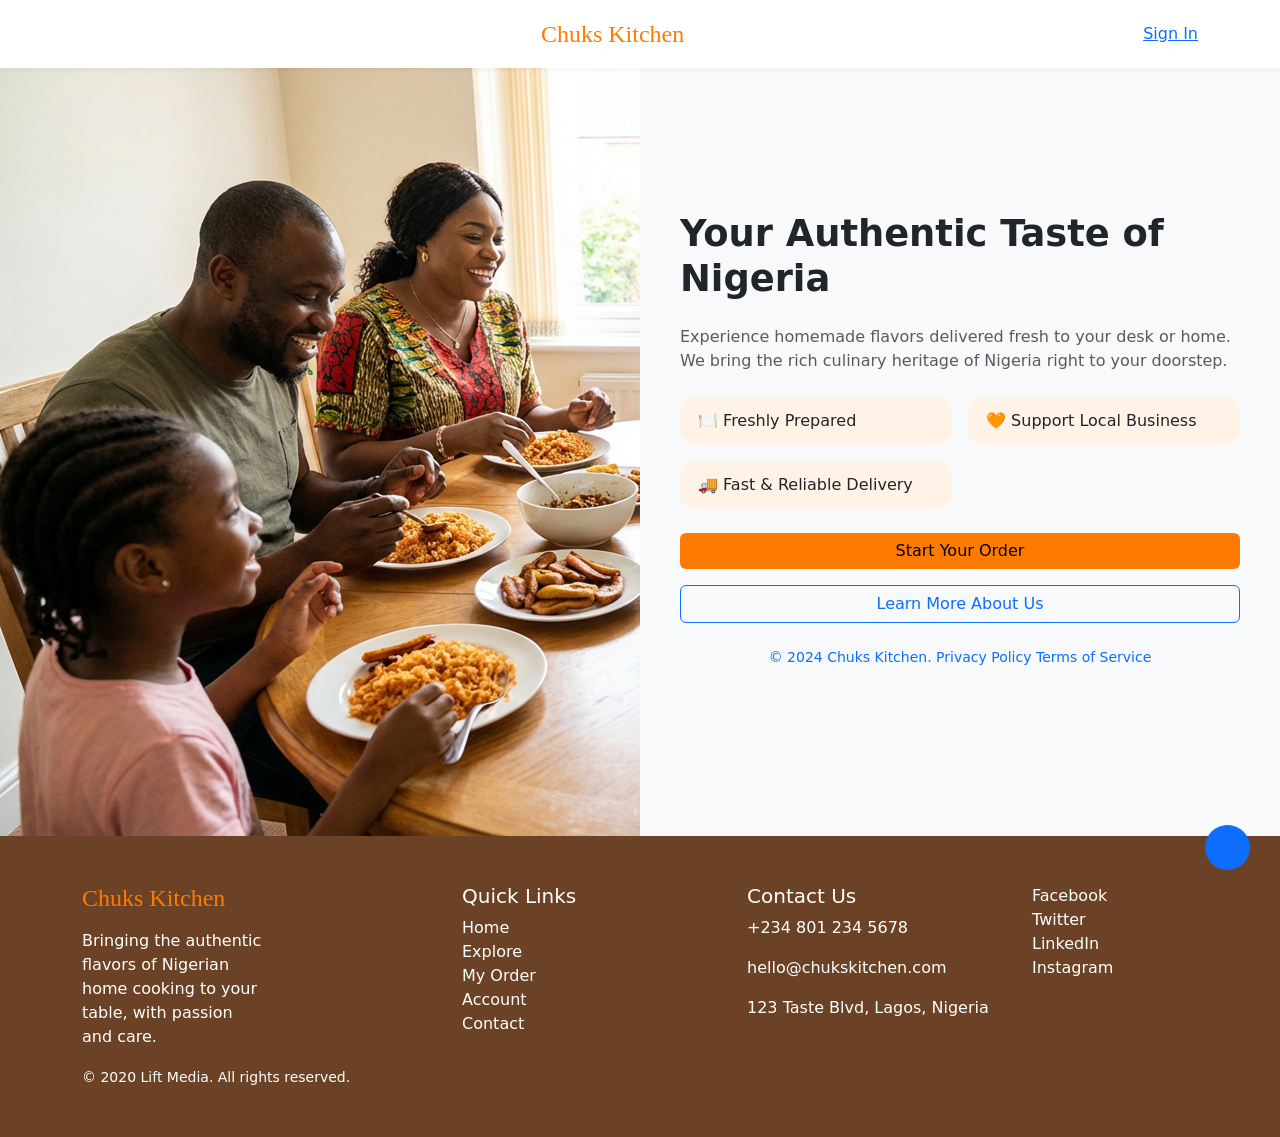
<file: index.html>
<!DOCTYPE html>
<html lang="en">
<head>
    <meta charset="UTF-8">
    <title>Chuks Kitchen</title>
    <meta name="viewport" content="width=device-width, initial-scale=1">

    <link href="https://cdn.jsdelivr.net/npm/bootstrap@5.3.2/dist/css/bootstrap.min.css" rel="stylesheet">

    <link rel="stylesheet" href="css/style.css">

</head>
<body>

<!-- ================= NAVBAR ================= -->
<nav class="navbar navbar-expand-lg bg-white py-3">
    <div class="container">
        <div class="mx-auto brand-name">Chuks Kitchen</div>
            <a href="login.html" class="text-orange">Sign In</a>
    </div>
</nav>

<!-- ================= HERO SECTION ================= -->
<section class="hero-section">
    <div class="container-fluid">
        <div class="row">

            <!-- LEFT IMAGE -->
            <div class="col-lg-6 p-0">
                <img src="images/sign up food.png" class="hero-img" alt="Nigerian Food">
            </div>

            <!-- RIGHT CONTENT -->
<div class="col-lg-6 d-flex flex-column justify-content-center hero-content">
                    <div class="content-wrapper">
                    <h1 class="fw-bold mb-4">
                        Your Authentic Taste of Nigeria
                    </h1>

                    <p class="text-muted mb-4">
                        Experience homemade flavors delivered fresh to your desk or home.
                        We bring the rich culinary heritage of Nigeria right to your doorstep.
                    </p>

                    <!-- Features -->
                    <div class="row g-3 mb-4">
                        <div class="col-md-6">
                            <div class="feature-box">
                                🍽️ Freshly Prepared
                            </div>
                        </div>
                        <div class="col-md-6">
                            <div class="feature-box">
                                🧡 Support Local Business
                            </div>
                        </div>
                        <div class="col-md-6">
                            <div class="feature-box">
                                🚚 Fast & Reliable Delivery
                            </div>
                        </div>
                    </div>

                    <!-- Buttons -->
                     <a href="signup.html">
                    <button class="btn btn-warning w-100 mb-3 hero-btn">Start Your Order</button>
                    <button class="btn btn-outline-primary w-100">Learn More About Us</button>
                </div>

                <!-- Small Footer -->
                <div class="text-center py-4 small-footer">
                    © 2024 Chuks Kitchen.
                    <a href="#">Privacy Policy</a>
                    <a href="#">Terms of Service</a>
                </div>

            </div>
        </div>
    </div>
</section>


<!-- MAIN FOOTER -->
<footer class="main-footer">
    <div class="container py-5">
        <div class="row">

            <div class="col-md-4">
                <h4 class="brand-name mb-3">Chuks Kitchen</h4>
                  <p> Bringing the authentic <br>
                     flavors of Nigerian <br>
                     home cooking to your <br>
                    table, with passion <br>
                     and care.
                   </p>
                <small>© 2020 Lift Media. All rights reserved.</small>
            </div>

            <div class="col-md-3">
                <h5>Quick Links</h5>
                <ul class="list-unstyled">
                    <li>Home</li>
                    <li>Explore</li>
                    <li>My Order</li>
                    <li>Account</li>
                    <li>Contact</li>
                </ul>
            </div>

            <div class="col-md-3">
                <h5>Contact Us</h5>
                <p>+234 801 234 5678</p>
                <p>hello@chukskitchen.com</p>
                <p>123 Taste Blvd, Lagos, Nigeria</p>
            </div>

            <div class="col-md-2">
                <ul class="list-unstyled">
                    <li>Facebook</li>
                    <li>Twitter</li>
                    <li>LinkedIn</li>
                    <li>Instagram</li>
                </ul>
            </div>

        </div>
    </div>

    <!-- Back To Top -->
    <button id="backToTop"><i class="bi bi-arrow-up"></i></button>
</footer>


<script>
    const backToTop = document.getElementById("backToTop");

    backToTop.addEventListener("click", function () {
        window.scrollTo({
            top: 0,
            behavior: "smooth"
        });
    });
</script>

</body>
</html>
</file>
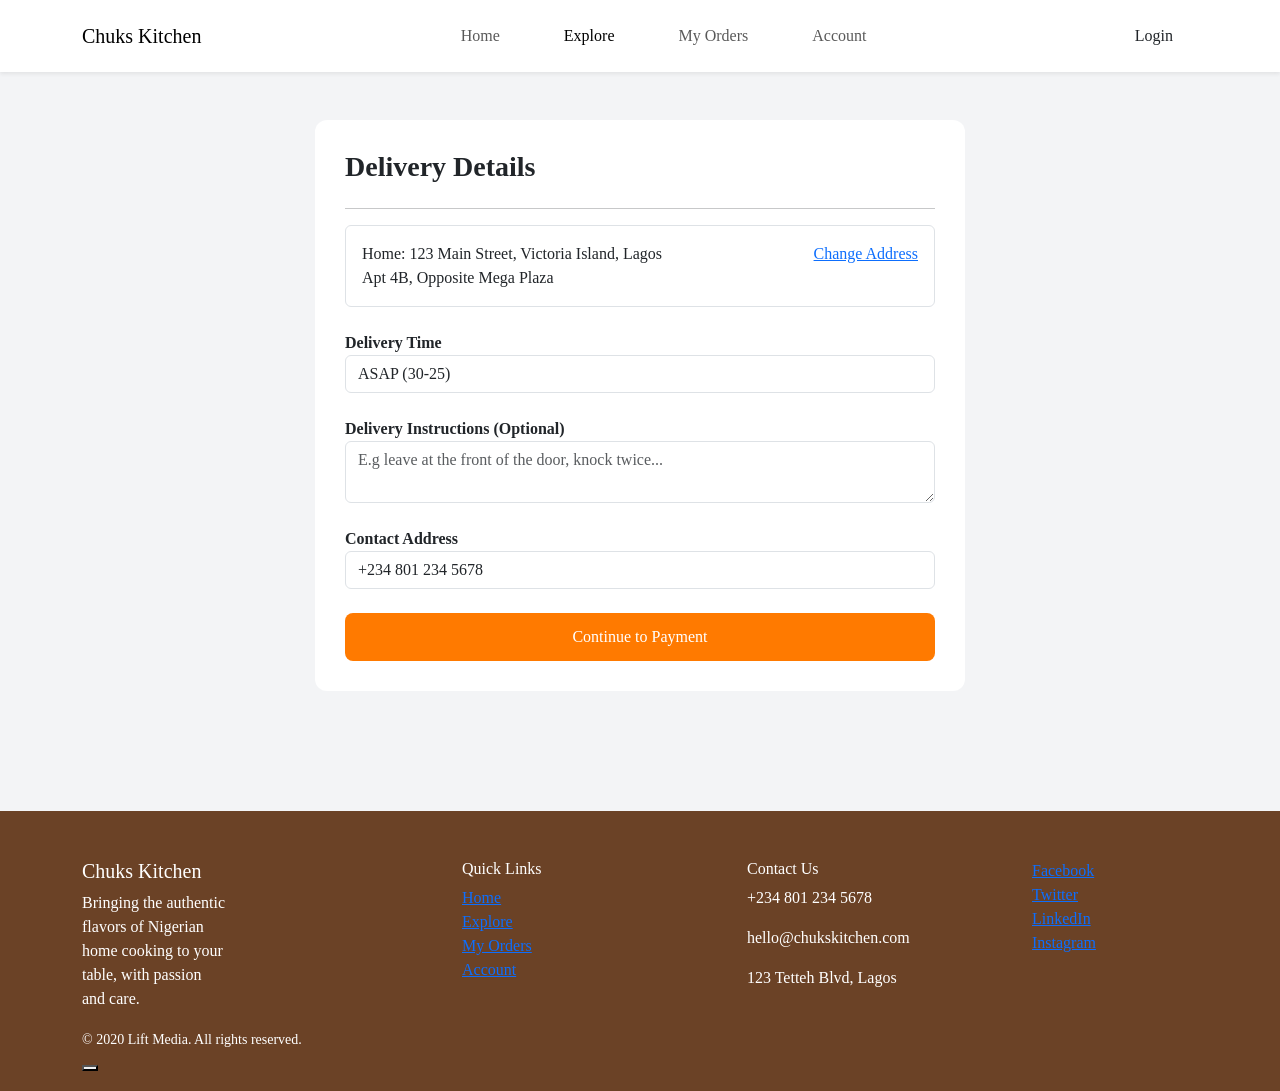
<file: delivery.html>
<!DOCTYPE html>
<html lang="en">
<head>
<meta charset="UTF-8">
<meta name="viewport" content="width=device-width, initial-scale=1.0">
<title>Delivery Details - Chuks Kitchen</title>
<link href="https://cdn.jsdelivr.net/npm/bootstrap@5.3.2/dist/css/bootstrap.min.css" rel="stylesheet">

<style>
body{background:#f3f4f6;font-family:Segoe UI;}
.navbar{background:#fff;padding:15px 60px;}
.brand{font-family:cursive;color:#ff7a00;font-size:22px;}
.login-btn{background:#ff7a00;color:#fff;border:none;padding:8px 25px;border-radius:8px;}
.card-box{background:#fff;padding:30px;border-radius:12px;max-width:650px;margin:auto;}
.orange-btn{background:#ff7a00;color:#fff;border:none;padding:12px;border-radius:8px;width:100%;}
footer{background:#6b4226;color:#fff;padding:60px 0;margin-top:120px;}
</style>
</head>

<body>

<!-- ================= NAVBAR ================= -->
<nav class="navbar navbar-expand-lg bg-white shadow-sm py-3">
    <div class="container">
        <a class="navbar-brand brand-logo" href="#">Chuks Kitchen</a>

        <button class="navbar-toggler" type="button" data-bs-toggle="collapse" data-bs-target="#navbarNav">
            <span class="navbar-toggler-icon"></span>
        </button>

        <div class="collapse navbar-collapse justify-content-center" id="navbarNav">
            <ul class="navbar-nav gap-lg-5 text-center">
                <li class="nav-item">
                    <a class="nav-link" a href="home.html">Home</a>
                </li>
                <li class="nav-item">
                    <a class="nav-link active text-orange" href="explore.html">Explore</a>
                </li>
                <li class="nav-item">
                    <a class="nav-link" href="order.html">My Orders</a>
                </li>
                <li class="nav-item">
                    <a class="nav-link" href="#">Account</a>
                </li>
            </ul>

        </div>
         <a href="#" class="btn btn-orange px-4">Login</a>
          </div>
    </nav>

<div class="container mt-5">
<div class="card-box">

<h3 class="fw-bold mb-4">Delivery Details</h3>
<hr>

<div class="border rounded p-3 mb-4 d-flex justify-content-between">
<div>
Home: 123 Main Street, Victoria Island, Lagos<br>
Apt 4B, Opposite Mega Plaza
</div>
<a href="#" class="text-primary">Change Address</a>
</div>

<label class="fw-semibold">Delivery Time</label>
<input class="form-control mb-4" value="ASAP (30-25)">

<label class="fw-semibold">Delivery Instructions (Optional)</label>
<textarea class="form-control mb-4" placeholder="E.g leave at the front of the door, knock twice..."></textarea>

<label class="fw-semibold">Contact Address</label>
<input class="form-control mb-4" value="+234 801 234 5678">

<button class="orange-btn" onclick="goToPayment()">Continue to Payment</button>

</div>
</div>

<!-- ================= FOOTER ================= -->
<footer class="footer pt-5 pb-3">
    <div class="container">
       <div class="row">

    <!-- Brand -->
    <div class="col-md-4">
        <h5 class="text-orange">Chuks Kitchen</h5>
        <p>
     Bringing the authentic <br>
     flavors of Nigerian <br>
    home cooking to your <br>
     table, with passion <br>
     and care.
  </p>
        <small>© 2020 Lift Media. All rights reserved.</small>
      </div>


    <!-- Quick Links -->
    <div class="col-md-3">
        <h6>Quick Links</h6>
        <ul class="list-unstyled">
            <li><a href="home.html">Home</a></li>
            <li><a href="explore.html">Explore</a></li>
            <li><a href="order.html">My Orders</a></li>
            <li><a href="#">Account</a></li>
        </ul>
    </div>

    <!-- Contact -->
    <div class="col-md-3">
        <h6>Contact Us</h6>
        <p>+234 801 234 5678</p>
        <p>hello@chukskitchen.com</p>
        <p>123 Tetteh Blvd, Lagos</p>
    </div>

    <!-- Socials  -->
    <div class="col-md-2">
        <ul class="list-unstyled">
            <li><a href="#">Facebook</a></li>
            <li><a href="#">Twitter</a></li>
            <li><a href="#">LinkedIn</a></li>
            <li><a href="#">Instagram</a></li>
        </ul>
    </div>
   </div>

     <button id="backToTop">
        <i class="bi bi-arrow-up"></i>
     </button>

    </div>
 </footer>


<script>
function goToPayment(){
    localStorage.setItem("deliveryInfo","saved");
    window.location.href="payment.html";
}
</script>

</body>
</html>
</file>
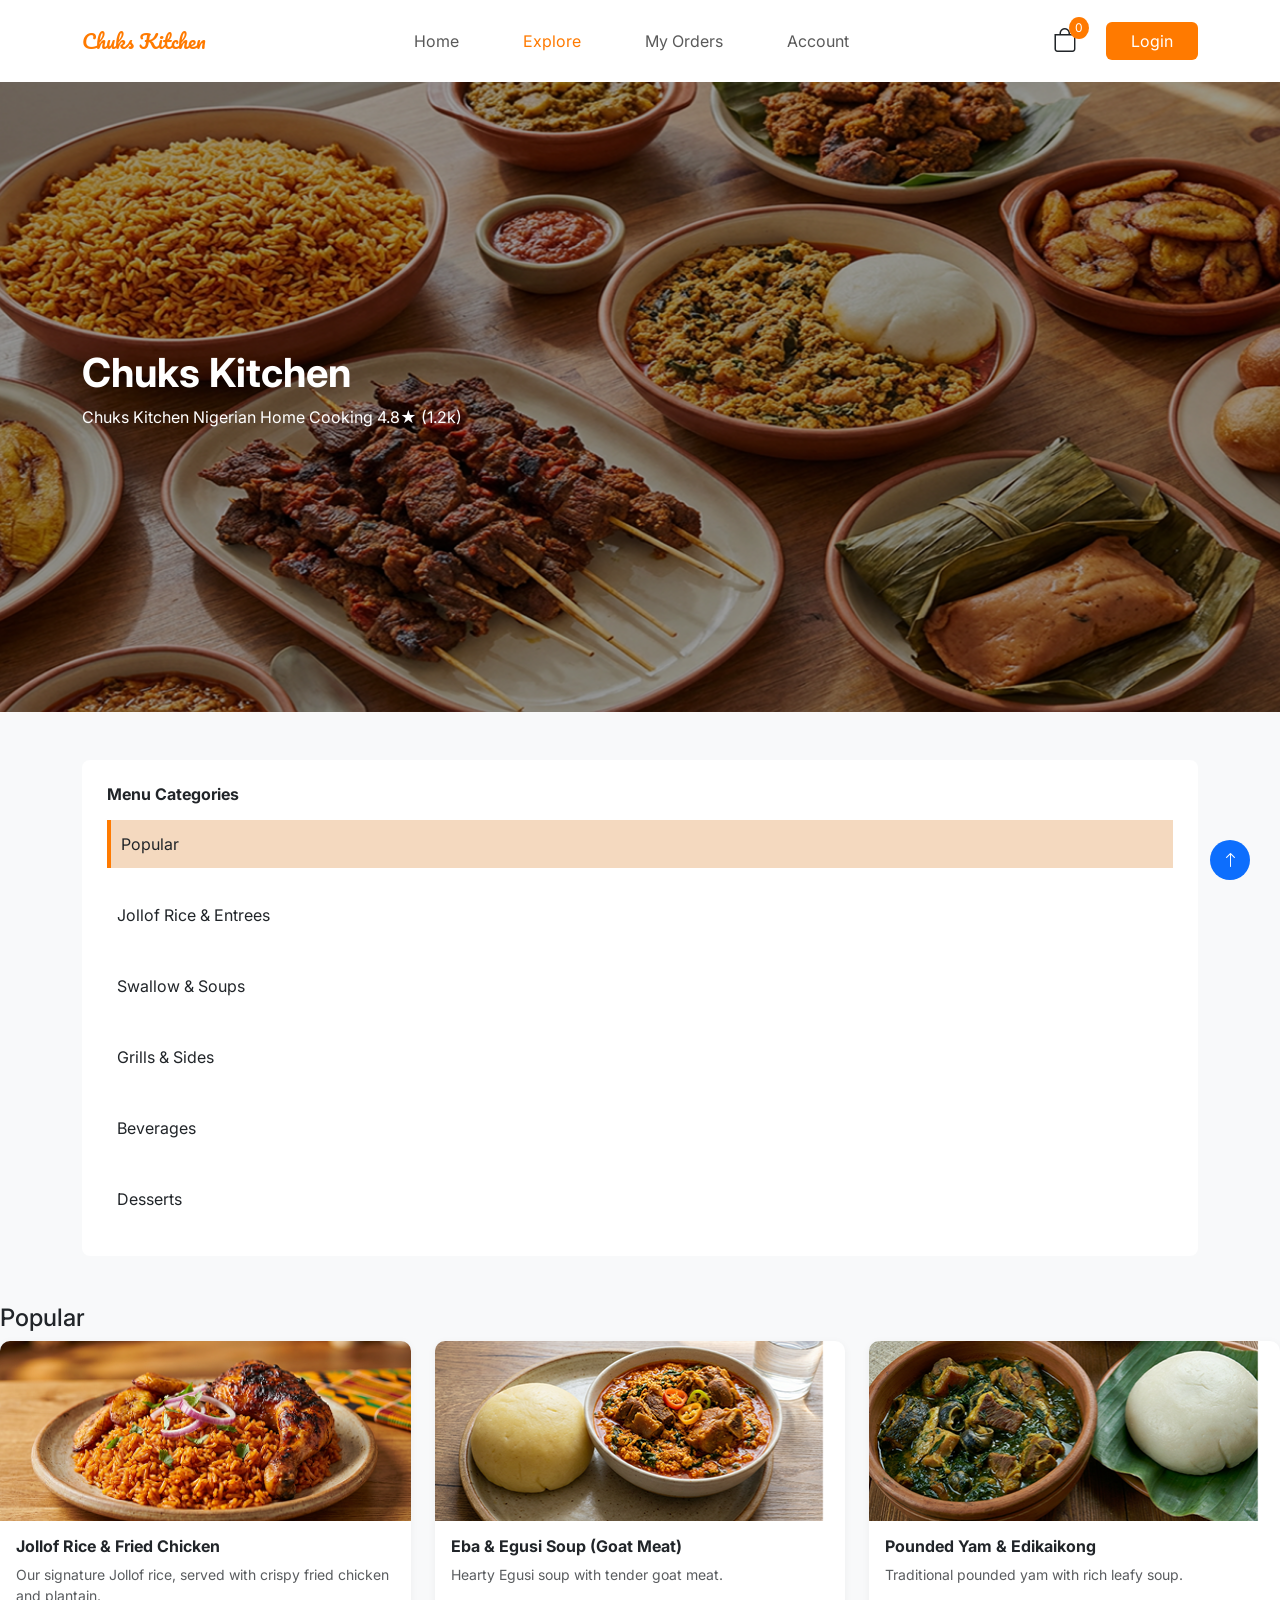
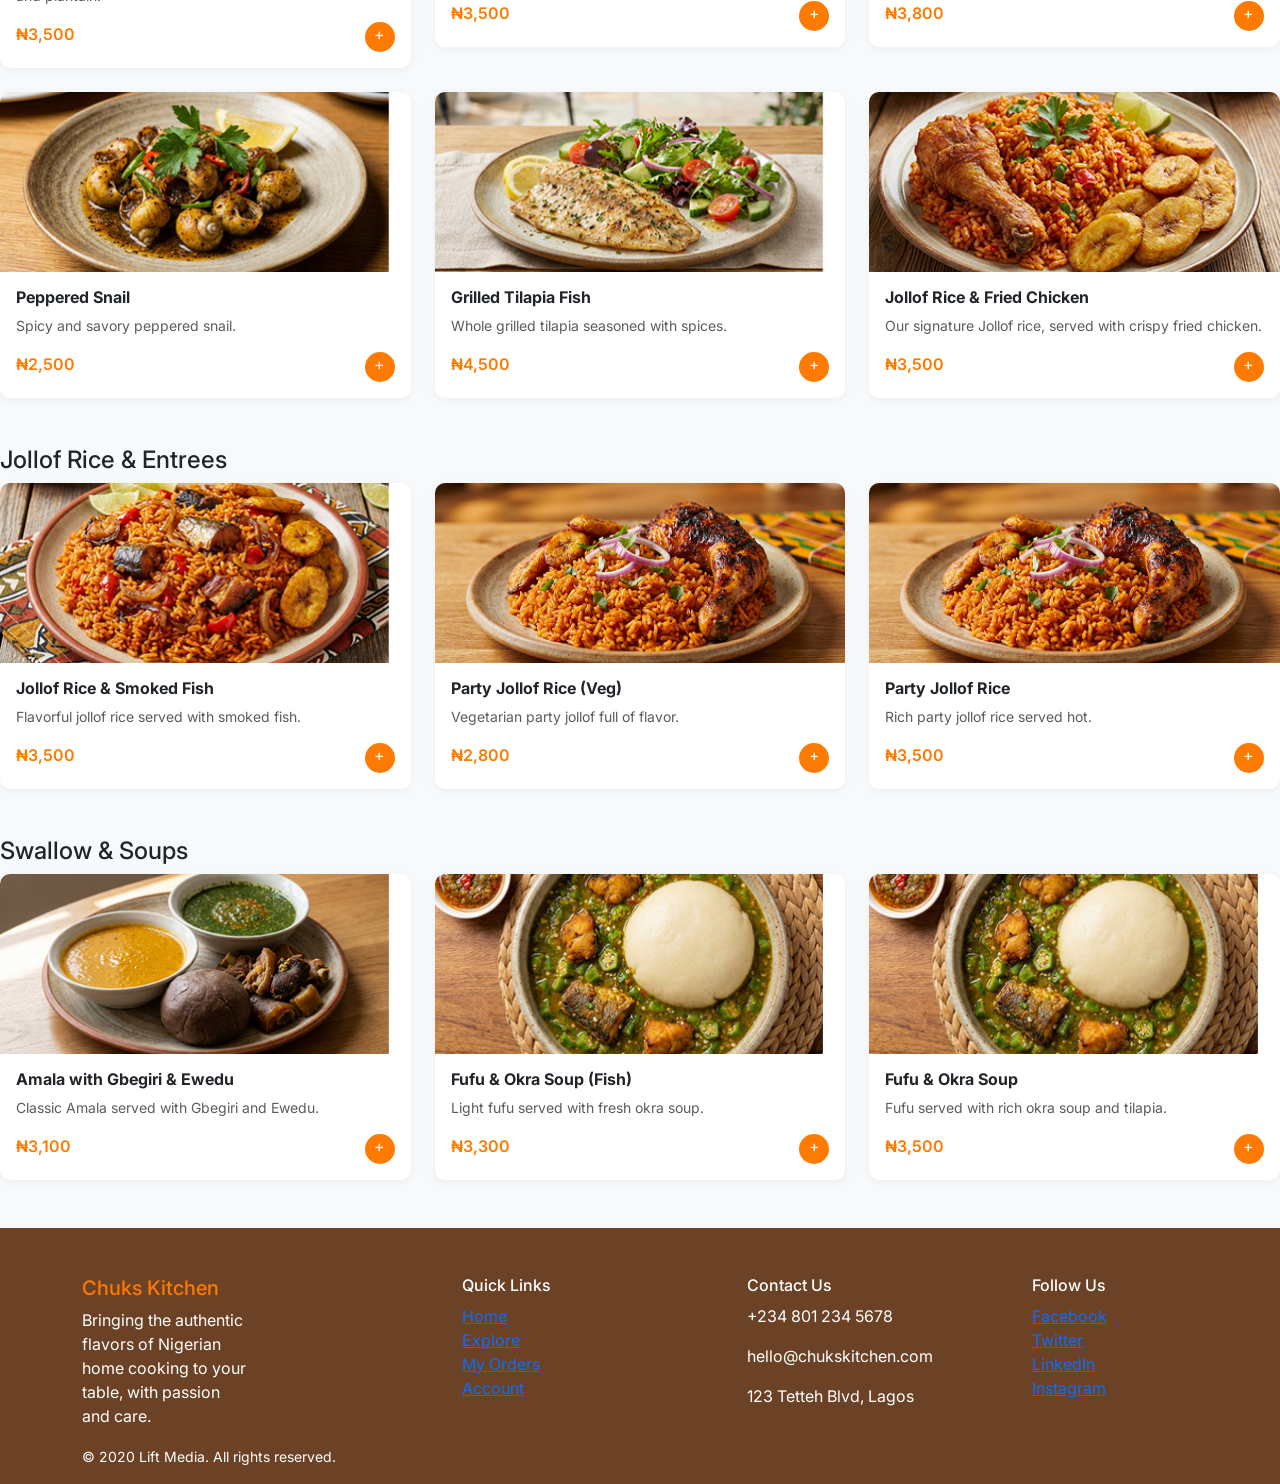
<file: explore.html>
<!DOCTYPE html>
<html lang="en">
<head>
    <meta charset="UTF-8">
    <title>Explore - Chuks Kitchen</title>
    <meta name="viewport" content="width=device-width, initial-scale=1">

   
    <link href="https://cdn.jsdelivr.net/npm/bootstrap@5.3.2/dist/css/bootstrap.min.css" rel="stylesheet">

    <link href="https://cdn.jsdelivr.net/npm/bootstrap-icons/font/bootstrap-icons.css" rel="stylesheet">


    <link href="https://fonts.googleapis.com/css2?family=Pacifico&family=Inter:wght@400;500;600;700&display=swap" rel="stylesheet">

    <link rel="stylesheet" href="css/explore.css">
</head>
<body>

<!-- ================= NAVBAR ================= -->
<nav class="navbar navbar-expand-lg bg-white shadow-sm py-3">
    <div class="container">
        <a class="navbar-brand brand-logo" href="#">Chuks Kitchen</a>

        <button class="navbar-toggler" type="button" data-bs-toggle="collapse" data-bs-target="#navbarNav">
            <span class="navbar-toggler-icon"></span>
        </button>

        <div class="collapse navbar-collapse justify-content-center" id="navbarNav">
            <ul class="navbar-nav gap-lg-5 text-center">
                <li class="nav-item">
                    <a class="nav-link" a href="home.html">Home</a>
                </li>
                <li class="nav-item">
                    <a class="nav-link active text-orange" href="explore.html">Explore</a>
                </li>
                <li class="nav-item">
                    <a class="nav-link" href="order.html">My Orders</a>
                </li>
                <li class="nav-item">
                    <a class="nav-link" href="#">Account</a>
                </li>
            </ul>
        </div>

 <div class="d-flex align-items-center gap-3">

    <!-- Cart Button -->
    <button class="btn position-relative" data-bs-toggle="offcanvas" data-bs-target="#cartCanvas">
        <i class="bi bi-bag fs-4"></i>
        <span id="cart-count" class="cart-badge">0</span>
    </button>

    <a href="#" class="btn btn-orange px-4" >Login</a>
  </div>
    </div>
</nav>


<!-- ================= HERO ================= -->
<section class="hero">
    <div class="hero-content">
        <div class="container text-white">
            <h1 class="fw-bold">Chuks Kitchen</h1>
            <p>Chuks Kitchen Nigerian Home Cooking 4.8★ (1.2k)</p>
        </div>
    </div>
</section>



            <!-- Menu -->
<section class="py-5 bg-light">
    <div class="container">

        <!-- ================= MENU CATEGORIES ================= -->
  

  <div class="menu-categories mb-5">
    <h6 class="fw-bold mb-3">Menu Categories</h6>
    <ul class="list-unstyled m-0 d-flex flex-column">
        <li class="active mb-2">Popular</li>
        <li class="mb-2">Jollof Rice & Entrees</li>
        <li class="mb-2">Swallow & Soups</li>
        <li class="mb-2">Grills & Sides</li>
        <li class="mb-2">Beverages</li>
        <li class="mb-2">Desserts</li>
    </ul>
</div>
</div>


        <!-- ================= POPULAR ================= -->
        <h4 class="section-title">Popular</h4>
        <div class="row g-4 mb-5">

            <!-- 1 -->
            <div class="col-md-6 col-lg-4">
                <div class="food-card">
                    <img src="images/jellof.png">
                    <div class="p-3">
                        <h6 class="fw-bold">Jollof Rice & Fried Chicken</h6>
                        <p class="small text-muted">Our signature Jollof rice, served with crispy fried chicken and plantain.</p>
                        <div class="d-flex justify-content-between">
                            <span class="price">₦3,500</span>
       <a href="fooddetails.html" class="add-btn text-decoration-none text-center">+</a>

                        </div>
                    </div>
                </div>
            </div>

            <!-- 2 -->
            <div class="col-md-6 col-lg-4">
                <div class="food-card">
                    <img src="images/swallow-and-soup.png.png">
                    <div class="p-3">
                        <h6 class="fw-bold">Eba & Egusi Soup (Goat Meat)</h6>
                        <p class="small text-muted">Hearty Egusi soup with tender goat meat.</p>
                        <div class="d-flex justify-content-between">
                            <span class="price">₦3,500</span>
<a href="fooddetails.html"
   class="add-btn text-decoration-none text-center">
   +
</a>
                        </div>
                    </div>
                </div>
            </div>

            <!-- 3 -->
            <div class="col-md-6 col-lg-4">
                <div class="food-card">
                    <img src="images/fufu and veg.png">
                    <div class="p-3">
                        <h6 class="fw-bold">Pounded Yam & Edikaikong</h6>
                        <p class="small text-muted">Traditional pounded yam with rich leafy soup.</p>
                        <div class="d-flex justify-content-between">
                            <span class="price">₦3,800</span>
<a href="fooddetails.html"
   class="add-btn text-decoration-none text-center">
   +
</a>
                        </div>
                    </div>
                </div>
            </div>

            <!-- 4 -->
            <div class="col-md-6 col-lg-4">
                <div class="food-card">
                    <img src="images/snail.png">
                    <div class="p-3">
                        <h6 class="fw-bold">Peppered Snail</h6>
                        <p class="small text-muted">Spicy and savory peppered snail.</p>
                        <div class="d-flex justify-content-between">
                            <span class="price">₦2,500</span>
<a href="fooddetails.html"
   class="add-btn text-decoration-none text-center">
   +
</a>
                        </div>
                    </div>
                </div>
            </div>

            <!-- 5 -->
            <div class="col-md-6 col-lg-4">
                <div class="food-card">
                    <img src="images/tilapia-fish.png.png">
                    <div class="p-3">
                        <h6 class="fw-bold">Grilled Tilapia Fish</h6>
                        <p class="small text-muted">Whole grilled tilapia seasoned with spices.</p>
                        <div class="d-flex justify-content-between">
                            <span class="price">₦4,500</span>
<a href="fooddetails.html"
   class="add-btn text-decoration-none text-center">
   +
</a>
                        </div>
                    </div>
                </div>
            </div>

            <!-- 6 -->
            <div class="col-md-6 col-lg-4">
                <div class="food-card">
                    <img src="images/jellof-delight.png.png">
                    <div class="p-3">
                        <h6 class="fw-bold">Jollof Rice & Fried Chicken</h6>
                        <p class="small text-muted">Our signature Jollof rice, served with crispy fried chicken.</p>
                        <div class="d-flex justify-content-between">
                            <span class="price">₦3,500</span>
<a href="fooddetails.html"
   class="add-btn text-decoration-none text-center">
   +
</a>
                        </div>
                    </div>
                </div>
            </div>

        </div>

        <!-- ================= JOLLOF RICE & ENTREES ================= -->
        <h4 class="section-title">Jollof Rice & Entrees</h4>
        <div class="row g-4 mb-5">

            <!-- 7 -->
            <div class="col-md-6 col-lg-4">
                <div class="food-card">
                    <img src="images/rice-and-fish.png.png">
                    <div class="p-3">
                        <h6 class="fw-bold">Jollof Rice & Smoked Fish</h6>
                        <p class="small text-muted">Flavorful jollof rice served with smoked fish.</p>
                        <div class="d-flex justify-content-between">
                            <span class="price">₦3,500</span>
<a href="fooddetails.html"
   class="add-btn text-decoration-none text-center">
   +
</a>
                        </div>
                    </div>
                </div>
            </div>

            <!-- 8 -->
            <div class="col-md-6 col-lg-4">
                <div class="food-card">
                    <img src="images/jellof.png">
                    <div class="p-3">
                        <h6 class="fw-bold">Party Jollof Rice (Veg)</h6>
                        <p class="small text-muted">Vegetarian party jollof full of flavor.</p>
                        <div class="d-flex justify-content-between">
                            <span class="price">₦2,800</span>
<a href="fooddetails.html"
   class="add-btn text-decoration-none text-center">
   +
</a>
                        </div>
                    </div>
                </div>
            </div>

            <!-- 9 -->
            <div class="col-md-6 col-lg-4">
                <div class="food-card">
                    <img src="images/jellof.png">
                    <div class="p-3">
                        <h6 class="fw-bold">Party Jollof Rice</h6>
                        <p class="small text-muted">Rich party jollof rice served hot.</p>
                        <div class="d-flex justify-content-between">
                            <span class="price">₦3,500</span>
<a href="fooddetails.html"
   class="add-btn text-decoration-none text-center">
   +
</a>
                        </div>
                    </div>
                </div>
            </div>

        </div>

        <!-- ================= SWALLOW & SOUPS ================= -->
        <h4 class="section-title">Swallow & Soups</h4>
        <div class="row g-4">

            <!-- 10 -->
            <div class="col-md-6 col-lg-4">
                <div class="food-card">
                    <img src="images/amala-ewedu.png.png">
                    <div class="p-3">
                        <h6 class="fw-bold">Amala with Gbegiri & Ewedu</h6>
                        <p class="small text-muted">Classic Amala served with Gbegiri and Ewedu.</p>
                        <div class="d-flex justify-content-between">
                            <span class="price">₦3,100</span>
<a href="fooddetails.html"
   class="add-btn text-decoration-none text-center">
   +
</a>                        </div>
                    </div>
                </div>
            </div>

            <!-- 11 -->
            <div class="col-md-6 col-lg-4">
                <div class="food-card">
                    <img src="images/fufu-okro.png.png">
                    <div class="p-3">
                        <h6 class="fw-bold">Fufu & Okra Soup (Fish)</h6>
                        <p class="small text-muted">Light fufu served with fresh okra soup.</p>
                        <div class="d-flex justify-content-between">
                            <span class="price">₦3,300</span>
<a href="fooddetails.html"
   class="add-btn text-decoration-none text-center">
   +
</a>
                        </div>
                    </div>
                </div>
            </div>

            <!-- 12 -->
            <div class="col-md-6 col-lg-4">
                <div class="food-card">
                    <img src="images/fufu-okro.png.png">
                    <div class="p-3">
                        <h6 class="fw-bold">Fufu & Okra Soup</h6>
                        <p class="small text-muted">Fufu served with rich okra soup and tilapia.</p>
                        <div class="d-flex justify-content-between">
                            <span class="price">₦3,500</span>
<a href="fooddetails.html"
   class="add-btn text-decoration-none text-center">
   +
</a>
                        </div>
                    </div>
                </div>
            </div>

        </div>

    </div>
</section>



<!-- ================= FOOTER ================= -->
<footer class="footer pt-5 pb-3">
    <div class="container">
       <div class="row">

    <!-- Brand -->
    <div class="col-md-4">
        <h5 class="text-orange">Chuks Kitchen</h5>
        <p>
     Bringing the authentic <br>
     flavors of Nigerian <br>
    home cooking to your <br>
     table, with passion <br>
     and care.
  </p>
        <small>© 2020 Lift Media. All rights reserved.</small>
      </div>


    <!-- Quick Links -->
    <div class="col-md-3">
        <h6>Quick Links</h6>
        <ul class="list-unstyled">
            <li><a href="home.html">Home</a></li>
            <li><a href="explore.html">Explore</a></li>
            <li><a href="order.html">My Orders</a></li>
            <li><a href="#">Account</a></li>
        </ul>
    </div>

    <!-- Contact -->
    <div class="col-md-3">
        <h6>Contact Us</h6>
        <p>+234 801 234 5678</p>
        <p>hello@chukskitchen.com</p>
        <p>123 Tetteh Blvd, Lagos</p>
    </div>

    <!-- Socials -->
    <div class="col-md-2">
        <h6>Follow Us</h6>
        <ul class="list-unstyled">
            <li><a href="#">Facebook</a></li>
            <li><a href="#">Twitter</a></li>
            <li><a href="#">LinkedIn</a></li>
            <li><a href="#">Instagram</a></li>
        </ul>
    </div>
   </div>

     <button id="backToTop">
        <i class="bi bi-arrow-up"></i>
     </button>


    </div>
    <!-- ================= CART OFFCANVAS ================= -->
<div class="offcanvas offcanvas-end" tabindex="-1" id="cartCanvas">
  <div class="offcanvas-header">
    <h5>Your Cart</h5>
    <button type="button" class="btn-close" data-bs-dismiss="offcanvas"></button>
  </div>
  <div class="offcanvas-body">
    <ul id="cart-items" class="list-unstyled"></ul>
    <hr>
    <h6>Total: ₦<span id="cart-total">0</span></h6>
  </div>
</div>
</footer>


<script src="https://cdn.jsdelivr.net/npm/bootstrap@5.3.2/dist/js/bootstrap.bundle.min.js"></script>
<script src="js/explore.js"></script>



</body>
</html>
</file>
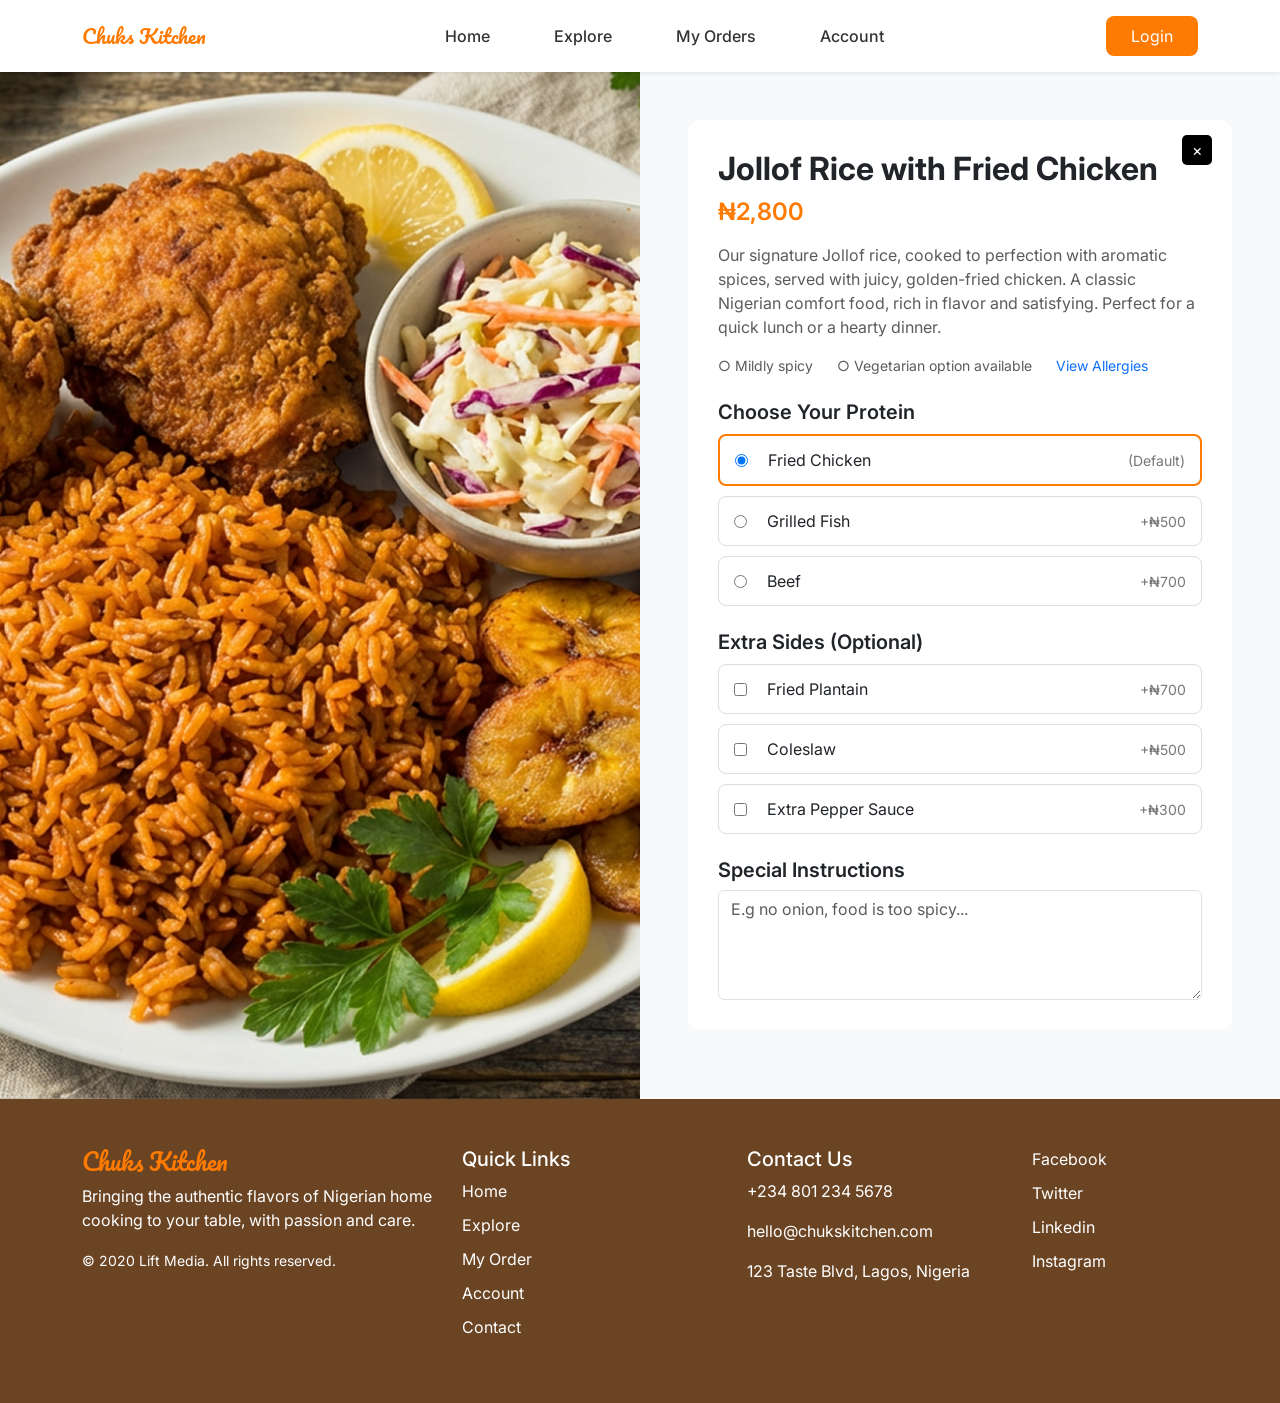
<file: fooddetails.html>
<!DOCTYPE html>
<html lang="en">
<head>
<meta charset="UTF-8">
<meta name="viewport" content="width=device-width, initial-scale=1.0">
<title>Food Details - Chuks Kitchen</title>

<link href="https://cdn.jsdelivr.net/npm/bootstrap@5.3.2/dist/css/bootstrap.min.css" rel="stylesheet">


<link href="https://fonts.googleapis.com/css2?family=Pacifico&family=Inter:wght@400;500;600;700&display=swap" rel="stylesheet">

<link rel="stylesheet" href="css/fooddetails.css">
</head>
<body>

<!-- NAVBAR -->
<nav class="navbar navbar-expand-lg bg-white py-3 shadow-sm">
  <div class="container">
    <a class="navbar-brand brand-logo" href="#">Chuks Kitchen</a>

    <div class="collapse navbar-collapse justify-content-center">
      <ul class="navbar-nav gap-5">
        <li class="nav-item"><a class="nav-link" href="home.html">Home</a></li>
        <li class="nav-item"><a class="nav-link" href="explore.html">Explore</a></li>
        <li class="nav-item"><a class="nav-link" href="order.html">My Orders</a></li>
        <li class="nav-item"><a class="nav-link" href="#">Account</a></li>
      </ul>
    </div>

    <button class="btn login-btn">Login</button>
  </div>
</nav>


<!-- FOOD DETAILS SECTION -->
<section class="food-details">
  <div class="container-fluid">
    <div class="row">

      <!-- LEFT IMAGE -->
      <div class="col-lg-6 p-0">
          <img src="images/fooddetails.png"  class="img-fluid hero-img" alt="Nigerian Food">
      </div>

      <!-- RIGHT DETAILS -->
      <div class="col-lg-6 bg-light p-5">

        <div class="details-card position-relative">
          <button class="close-btn">×</button>

          <h2 class="fw-bold">Jollof Rice with Fried Chicken</h2>
          <h4 class="price">₦2,800</h4>

          <p class="text-muted mt-3">
            Our signature Jollof rice, cooked to perfection with aromatic spices,
            served with juicy, golden-fried chicken. A classic Nigerian comfort
            food, rich in flavor and satisfying. Perfect for a quick lunch or a
            hearty dinner.
          </p>

          <div class="d-flex gap-4 small text-muted mt-3">
            <span>○ Mildly spicy</span>
            <span>○ Vegetarian option available</span>
            <span class="text-primary">View Allergies</span>
          </div>

          <!-- PROTEIN -->
          <h5 class="mt-4 fw-semibold">Choose Your Protein</h5>

          <div class="option active-option">
            <input type="radio" checked>
            <span>Fried Chicken</span>
            <small>(Default)</small>
          </div>

          <div class="option">
            <input type="radio">
            <span>Grilled Fish</span>
            <small>+₦500</small>
          </div>

          <div class="option">
            <input type="radio">
            <span>Beef</span>
            <small>+₦700</small>
          </div>

          <!-- EXTRAS -->
          <h5 class="mt-4 fw-semibold">Extra Sides (Optional)</h5>

          <div class="option">
            <input type="checkbox">
            <span>Fried Plantain</span>
            <small>+₦700</small>
          </div>

          <div class="option">
            <input type="checkbox">
            <span>Coleslaw</span>
            <small>+₦500</small>
          </div>

          <div class="option">
            <input type="checkbox">
            <span>Extra Pepper Sauce</span>
            <small>+₦300</small>
          </div>

          <!-- SPECIAL INSTRUCTIONS -->
          <h5 class="mt-4 fw-semibold">Special Instructions</h5>
          <textarea class="form-control" rows="4"
            placeholder="E.g no onion, food is too spicy..."></textarea>

        </div>
      </div>

    </div>
  </div>
</section>


<!-- FOOTER -->
<footer class="footer-section">
  <div class="container py-5">
    <div class="row">

      <div class="col-md-4">
        <h4 class="brand-logo">Chuks Kitchen</h4>
        <p>
          Bringing the authentic flavors of Nigerian home cooking to your table,
          with passion and care.
        </p>
        <small>© 2020 Lift Media. All rights reserved.</small>
      </div>

      <div class="col-md-3">
        <h5>Quick Links</h5>
        <ul class="footer-links">
          <li>Home</li>
          <li>Explore</li>
          <li>My Order</li>
          <li>Account</li>
          <li>Contact</li>
        </ul>
      </div>

      <div class="col-md-3">
        <h5>Contact Us</h5>
        <p>+234 801 234 5678</p>
        <p>hello@chukskitchen.com</p>
        <p>123 Taste Blvd, Lagos, Nigeria</p>
      </div>

      <div class="col-md-2">
        <ul class="footer-links">
          <li>Facebook</li>
          <li>Twitter</li>
          <li>Linkedin</li>
          <li>Instagram</li>
        </ul>
      </div>

    </div>
  </div>
</footer>


<button id="scrollTop">↑</button>

<script src="js/fooddetails.js"></script>
</body>
</html>
</file>
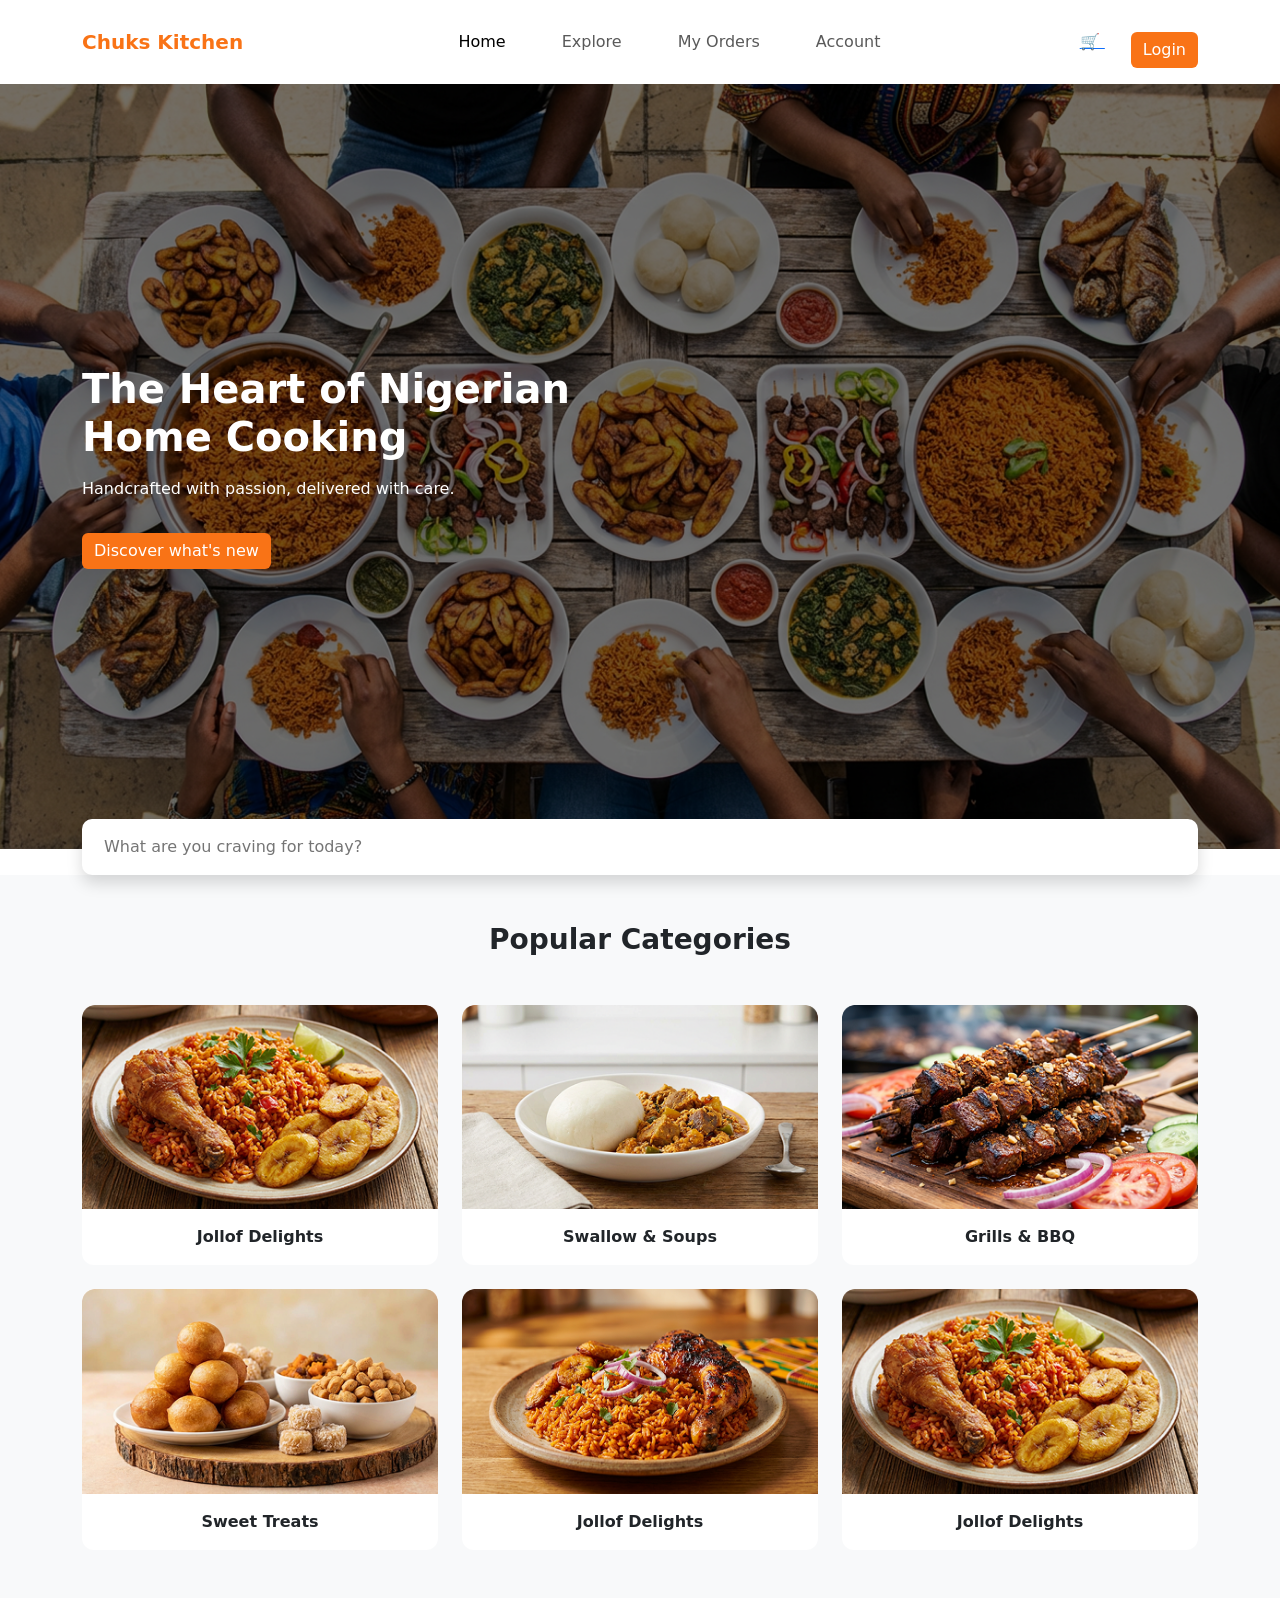
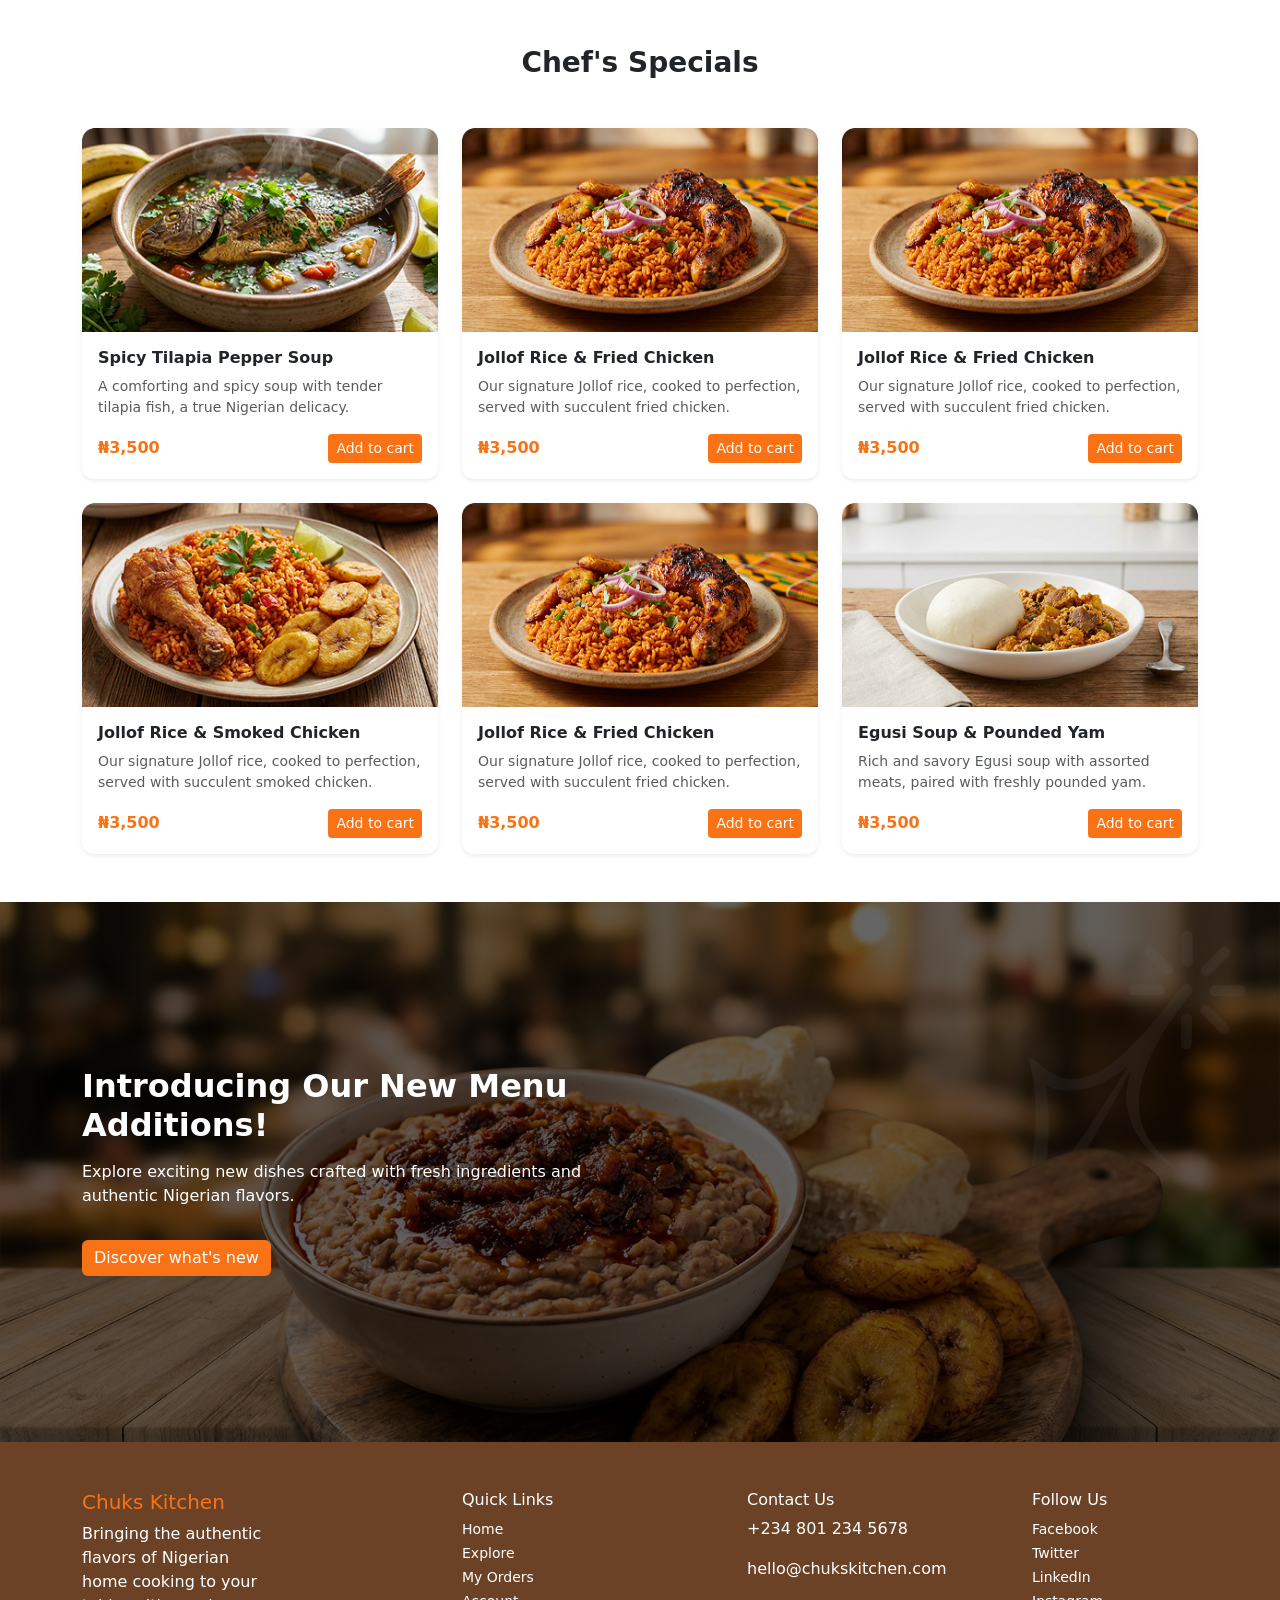
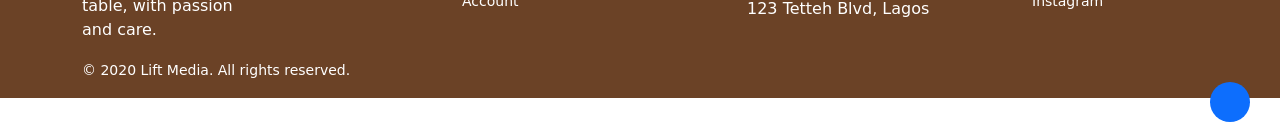
<file: home.html>
<!DOCTYPE html>
<html lang="en">
<head>
    <meta charset="UTF-8">
    <title>Chuks Kitchen</title>
    <meta name="viewport" content="width=device-width, initial-scale=1.0">

    
    <link href="https://cdn.jsdelivr.net/npm/bootstrap@5.3.2/dist/css/bootstrap.min.css" rel="stylesheet">

    
    <link rel="stylesheet" href="css/home.css">
</head>
<body>

<!-- ================= NAVBAR ================= -->
<nav class="navbar navbar-expand-lg navbar-light bg-white shadow-sm py-3">
    <div class="container">
        <a class="navbar-brand fw-bold text-orange" href="#">Chuks Kitchen</a>

        <button class="navbar-toggler" type="button" data-bs-toggle="collapse" data-bs-target="#navMenu">
            <span class="navbar-toggler-icon"></span>
        </button>
<ul class="navbar-nav mx-auto gap-lg-4">
    <li class="nav-item">
        <a class="nav-link active px-3" href="home.html">Home</a>
    </li>
    <li class="nav-item">
        <a class="nav-link px-3" a href="explore.html">Explore</a>
    </li>
    <li class="nav-item">
        <a class="nav-link px-3" a href="order.html">My Orders</a>
    </li>
    <li class="nav-item">
        <a class="nav-link px-3" href="#">Account</a>
    </li>
</ul>

 <a href="order-summary.html" class="position-relative">
  🛒
  <button class="btn position-relative" data-bs-toggle="offcanvas" data-bs-target="#cartCanvas">
        <i class="bi bi-bag fs-4"></i>
        <span id="cart-count" class="cart-badge"></span>
    </button>
</a>
                <a href="login.html" class="btn btn-orange mt-3">Login</a>
            </div>   
         </div>
</nav>




<!-- ================= HERO SECTION ================= -->
<section class="hero-section d-flex align-items-center text-white">
    <div class="container">
        <div class="hero-content col-lg-6">
            <h1 class="fw-bold">The Heart of Nigerian Home Cooking</h1>
            <p class="mt-3">Handcrafted with passion, delivered with care.</p>
            <a href="#" class="btn btn-orange mt-3">Discover what's new</a>
        </div>
    </div>
</section>

<!-- SEARCH BAR -->
<div class="container search-container">
    <div class="search-box shadow">
        <input type="text" placeholder="What are you craving for today?">
    </div>
</div>


<!-- ================= POPULAR CATEGORIES ================= -->
<section class="py-5 bg-light">
    <div class="container">
        <h3 class="text-center mb-5 fw-bold">Popular Categories</h3>

        <div class="row g-4">
            <!-- Card -->
            <div class="col-md-4">
                <div class="category-card">
                    <img src="images/jellof-delight.png.png" class="img-fluid">
                    <div class="p-3 text-center fw-semibold">Jollof Delights</div>
                </div>
            </div>

            <div class="col-md-4">
                <div class="category-card">
                    <img src="images/swalow.png" class="img-fluid">
                    <div class="p-3 text-center fw-semibold">Swallow & Soups</div>
                </div>
            </div>

            <div class="col-md-4">
                <div class="category-card">
                    <img src="images/bbq.png" class="img-fluid">
                    <div class="p-3 text-center fw-semibold">Grills & BBQ</div>
                </div>
            </div>

            <div class="col-md-4">
                <div class="category-card">
                    <img src="images/small treats.png" class="img-fluid">
                    <div class="p-3 text-center fw-semibold">Sweet Treats</div>
                </div>
            </div>

            <div class="col-md-4">
                <div class="category-card">
                    <img src="images/jellof.png" class="img-fluid">
                    <div class="p-3 text-center fw-semibold">Jollof Delights</div>
                </div>
            </div>

            <div class="col-md-4">
                <div class="category-card">
                    <img src="images/jellof-delight.png.png" class="img-fluid">
                    <div class="p-3 text-center fw-semibold">Jollof Delights</div>
                </div>
            </div>
        </div>
    </div>
</section>


<!-- ================= CHEF SPECIALS ================= -->
<section class="py-5">
    <div class="container">
        <h3 class="text-center mb-5 fw-bold">Chef's Specials</h3>

        <div class="row g-4">

            <!-- Product Card -->
                <div class="col-md-4">
                <div class="product-card shadow-sm">
                    <img src="images/fish.png" class="img-fluid">
                    <div class="p-3"><h6 class="fw-bold">Spicy Tilapia Pepper Soup</h6>
                   <p class="small text-muted">
                        A comforting and spicy soup with tender tilapia fish, 
                          a true Nigerian delicacy.
                       </p>
                        <div class="d-flex justify-content-between align-items-center">
                            <span class="price">₦3,500</span>
<button class="btn btn-orange btn-sm add-to-cart">
  Add to cart
</button>                        </div>
                    </div>
                </div>
            </div>

            
            <div class="col-md-4">
                <div class="product-card shadow-sm">
                    <img src="images/jellof.png" class="img-fluid">
                    <div class="p-3"><h6 class="fw-bold">Jollof Rice & Fried Chicken</h6>
                           <p class="small text-muted">
                              Our signature Jollof rice, cooked to perfection, 
                                 served with succulent fried chicken.
                             </p>
                        <div class="d-flex justify-content-between align-items-center">
                            <span class="price">₦3,500</span>
<button class="btn btn-orange btn-sm add-to-cart">
  Add to cart
</button>                        </div>
                    </div>
                </div>
            </div>

             <div class="col-md-4">
                <div class="product-card shadow-sm">
                    <img src="images/jellof.png" class="img-fluid">
                    <div class="p-3"><h6 class="fw-bold">Jollof Rice & Fried Chicken</h6>
                           <p class="small text-muted">
                              Our signature Jollof rice, cooked to perfection, 
                                 served with succulent fried chicken.
                             </p>
                        <div class="d-flex justify-content-between align-items-center">
                            <span class="price">₦3,500</span>
<button class="btn btn-orange btn-sm add-to-cart">
  Add to cart
</button>                        </div>
                    </div>
                </div>
            </div>
 
            <div class="col-md-4">
                <div class="product-card shadow-sm">
                    <img src="images/jellof-delight.png.png" class="img-fluid">
                    <div class="p-3">
                        <h6 class="fw-bold">Jollof Rice & Smoked Chicken</h6>
                     <p class="small text-muted">
                            Our signature Jollof rice, cooked to perfection, 
                            served with succulent smoked chicken.
                          </p>
                          <div class="d-flex justify-content-between align-items-center">
                            <span class="price">₦3,500</span>
<button class="btn btn-orange btn-sm add-to-cart">
  Add to cart
</button>                        </div>
                    </div>
                </div>
            </div>

            
           <div class="col-md-4">
                <div class="product-card shadow-sm">
                    <img src="images/jellof.png" class="img-fluid">
                    <div class="p-3"><h6 class="fw-bold">Jollof Rice & Fried Chicken</h6>
                           <p class="small text-muted">
                              Our signature Jollof rice, cooked to perfection, 
                                 served with succulent fried chicken.
                             </p>
                        <div class="d-flex justify-content-between align-items-center">
                            <span class="price">₦3,500</span>
<button class="btn btn-orange btn-sm add-to-cart">
  Add to cart
</button>                        </div>
                    </div>
                </div>
            </div>

            <div class="col-md-4">
                <div class="product-card shadow-sm">
                    <img src="images/swalow.png" class="img-fluid">
                    <div class="p-3"><h6 class="fw-bold">Egusi Soup & Pounded Yam</h6>
                      <p class="small text-muted">
                        Rich and savory Egusi soup with assorted meats, 
                           paired with freshly pounded yam.
                            </p>
                        <div class="d-flex justify-content-between align-items-center">
                            <span class="price">₦3,500</span>
<button class="btn btn-orange btn-sm add-to-cart">
  Add to cart
</button>                        </div>
                    </div>
                </div>
            </div>

        </div>
    </div>
</section>


<!-- ================= PROMOTION SECTION ================= -->
<section class="promo-section text-white d-flex align-items-center">
    <div class="container">
        <div class="col-lg-6">
            <h2 class="fw-bold">Introducing Our New Menu Additions!</h2>
            <p class="mt-3">Explore exciting new dishes crafted with fresh ingredients and authentic Nigerian flavors.</p>
            <a href="#" class="btn btn-orange mt-3">Discover what's new</a>
        </div>
    </div>
</section>


<!-- ================= FOOTER ================= -->
<footer class="footer-section text-white pt-5 pb-3">
    <div class="container">
       <div class="row">

    <!-- Brand -->
    <div class="col-md-4">
        <h5 class="text-orange">Chuks Kitchen</h5>
        <p>
     Bringing the authentic <br>
     flavors of Nigerian <br>
    home cooking to your <br>
     table, with passion <br>
     and care.
  </p>
        <small>© 2020 Lift Media. All rights reserved.</small>
      </div>


    <!-- Quick Links -->
    <div class="col-md-3">
        <h6>Quick Links</h6>
        <ul class="list-unstyled">
            <li><a href="home.html">Home</a></li>
            <li><a href="explore.html">Explore</a></li>
            <li><a href="order.html">My Orders</a></li>
            <li><a href="#">Account</a></li>
        </ul>
    </div>

    <!-- Contact -->
    <div class="col-md-3">
        <h6>Contact Us</h6>
        <p>+234 801 234 5678</p>
        <p>hello@chukskitchen.com</p>
        <p>123 Tetteh Blvd, Lagos</p>
    </div>

    <!-- Socials  -->
    <div class="col-md-2">
        <h6>Follow Us</h6>
        <ul class="list-unstyled">
            <li><a href="#">Facebook</a></li>
            <li><a href="#">Twitter</a></li>
            <li><a href="#">LinkedIn</a></li>
            <li><a href="#">Instagram</a></li>
        </ul>
    </div>

  </div>

   <button id="backToTop">
        <i class="bi bi-arrow-up"></i>
     </button>
</div>
</footer>

<script>
  const cartButtons = document.querySelectorAll(".add-to-cart");

  cartButtons.forEach(button => {
    button.addEventListener("click", function () {

      // Change text
      this.innerText = "Added ✓";

      // Change color
      this.classList.remove("btn-orange");
      this.classList.add("btn-success");

      // Optional: disable after adding
      this.disabled = true;

    });
  });
</script>

<script src="https://cdn.jsdelivr.net/npm/bootstrap@5.3.2/dist/js/bootstrap.bundle.min.js"></script>
</body>
</html>
</file>
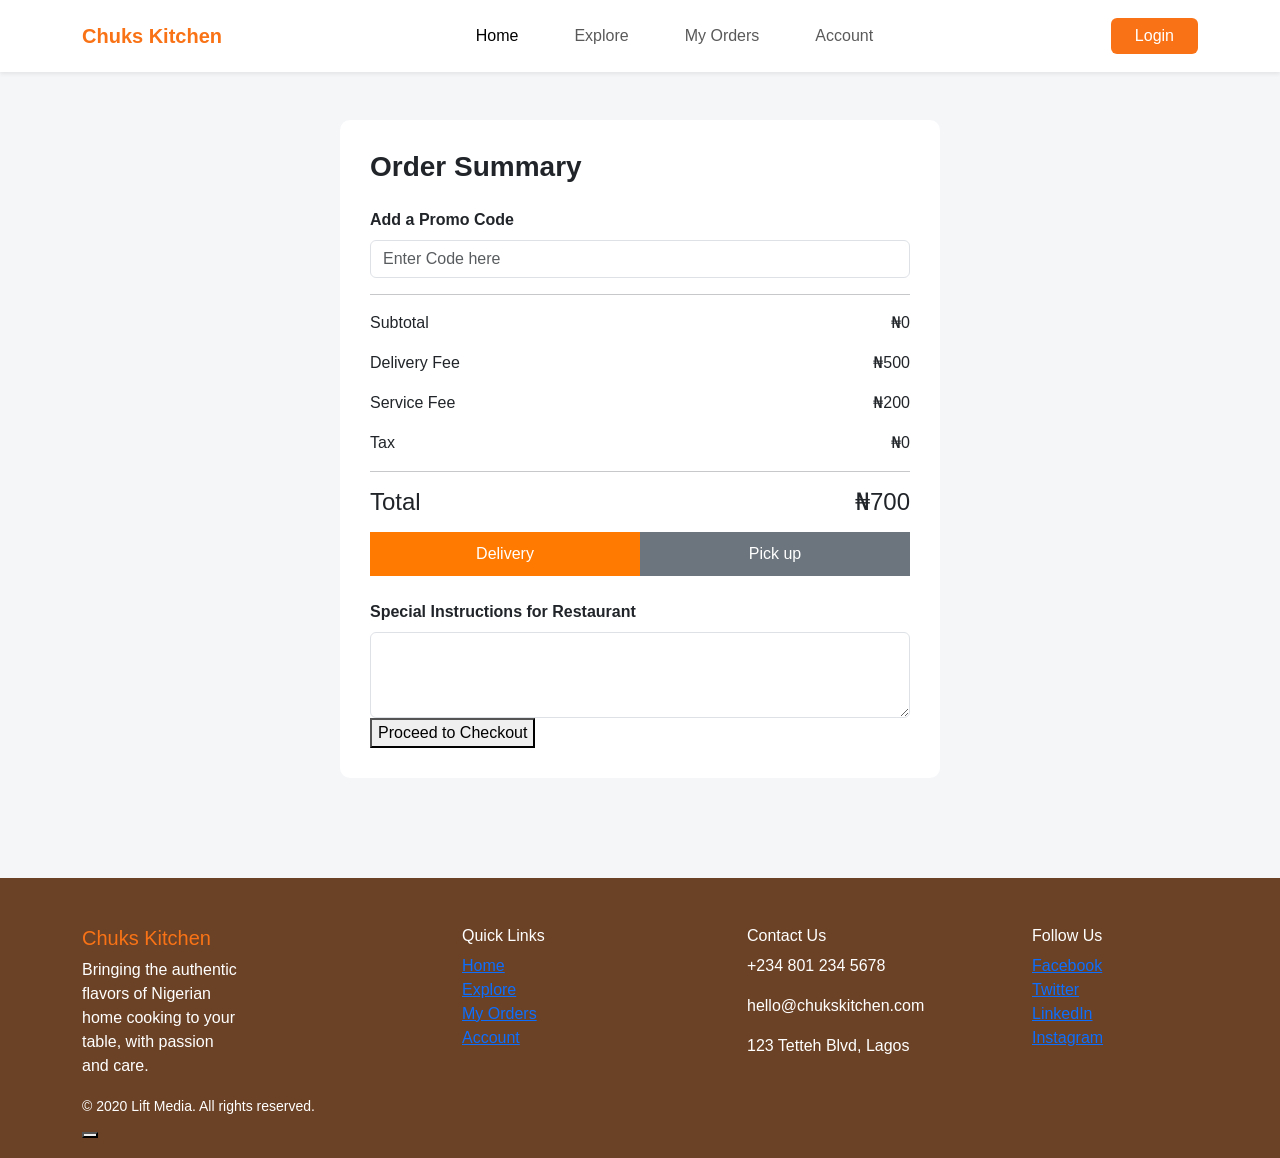
<file: order-summary.html>
<!DOCTYPE html>
<html lang="en">
<head>
<meta charset="UTF-8">
<meta name="viewport" content="width=device-width, initial-scale=1.0">
<title>Order Summary - Chuks Kitchen</title>

<link href="https://cdn.jsdelivr.net/npm/bootstrap@5.3.2/dist/css/bootstrap.min.css" rel="stylesheet">

<style>
body{
    background:#f5f6f8;
    font-family: 'Segoe UI', sans-serif;
}

.navbar{
    background:#ffffff;
}

.brand{
    font-family:cursive;
    color:#ff7a00;
    font-size:22px;
}
/* Colors */
.text-orange {
    color: #f97316;
}

.btn-orange {
    background-color: #f97316;
    color: #fff;
    border: none;
}

.btn-orange:hover {
    background-color: #ea580c;
    color: #fff;
}
.login-btn{
    background:#ff7a00;
    color:white;
    border:none;
    padding:8px 20px;
    border-radius:8px;
}

.summary-card{
    background:white;
    padding:30px;
    border-radius:10px;
    max-width:600px;
    margin:auto;
}

.orange-btn{
    background:#ff7a00;
    color:white;
    border:none;
}

.toggle-btn{
    width:50%;
    padding:10px;
    border:none;
}

.active-delivery{
    background:#ff7a00;
    color:white;
}

footer{
    background:#6b4226;
    color:white;
    padding:50px 0;
    margin-top:100px;
}
</style>
</head>

<body>



<!-- ================= NAVBAR ================= -->
<nav class="navbar navbar-expand-lg navbar-light bg-white shadow-sm py-3">
    <div class="container">
        <a class="navbar-brand fw-bold text-orange" href="#">Chuks Kitchen</a>

        <button class="navbar-toggler" type="button" data-bs-toggle="collapse" data-bs-target="#navMenu">
            <span class="navbar-toggler-icon"></span>
        </button>
<ul class="navbar-nav mx-auto gap-lg-4">
    <li class="nav-item">
        <a class="nav-link active px-3" href="home.html">Home</a>
    </li>
    <li class="nav-item">
        <a class="nav-link px-3" a href="explore.html">Explore</a>
    </li>
    <li class="nav-item">
        <a class="nav-link px-3" a href="">My Orders</a>
    </li>
    <li class="nav-item">
        <a class="nav-link px-3" href="#">Account</a>
    </li>
</ul>

            <a href="#" class="btn btn-orange px-4">Login</a>
        </div>
    </div>
</nav>

<div class="container mt-5">
<div class="summary-card">



<h3 class="fw-bold mb-4">Order Summary</h3>

<div class="mb-3">
<label class="fw-semibold">Add a Promo Code</label>
<div class="d-flex gap-2 mt-2">
<input type="text" class="form-control" placeholder="Enter Code here">
</div>
</div>

<hr>

<div id="summaryDetails"></div>

<hr>

<h4 class="d-flex justify-content-between">
<span>Total</span>
<span id="totalPrice"></span>
</h4>

<div class="d-flex mt-3">
<button class="toggle-btn active-delivery" onclick="setDelivery()">Delivery</button>
<button class="toggle-btn bg-secondary text-white" onclick="setPickup()">Pick up</button>
</div>

<div class="mt-4">
<label class="fw-semibold">Special Instructions for Restaurant</label>
<textarea class="form-control mt-2" rows="3"></textarea>
</div>

<a href="delivery.html">
<button class="checkout-btn">Proceed to Checkout</button>
</a> </div>
</div>


<!-- ================= FOOTER ================= -->
<footer class="footer pt-5 pb-3">
    <div class="container">
       <div class="row">

    <!-- Brand -->
    <div class="col-md-4">
        <h5 class="text-orange">Chuks Kitchen</h5>
        <p>
     Bringing the authentic <br>
     flavors of Nigerian <br>
    home cooking to your <br>
     table, with passion <br>
     and care.
  </p>
        <small>© 2020 Lift Media. All rights reserved.</small>
      </div>


    <!-- Quick Links -->
    <div class="col-md-3">
        <h6>Quick Links</h6>
        <ul class="list-unstyled">
            <li><a href="#">Home</a></li>
            <li><a href="#">Explore</a></li>
            <li><a href="#">My Orders</a></li>
            <li><a href="#">Account</a></li>
        </ul>
    </div>

    <!-- Contact -->
    <div class="col-md-3">
        <h6>Contact Us</h6>
        <p>+234 801 234 5678</p>
        <p>hello@chukskitchen.com</p>
        <p>123 Tetteh Blvd, Lagos</p>
    </div>

    <!-- Socials -->
    <div class="col-md-2">
        <h6>Follow Us</h6>
        <ul class="list-unstyled">
            <li><a href="#">Facebook</a></li>
            <li><a href="#">Twitter</a></li>
            <li><a href="#">LinkedIn</a></li>
            <li><a href="#">Instagram</a></li>
        </ul>
    </div>
   </div>

     <button id="backToTop">
        <i class="bi bi-arrow-up"></i>
     </button>

         </div>
  </div>
</footer>

<script>
let cart = JSON.parse(localStorage.getItem("cart")) || [];

let deliveryFee = 500;
let serviceFee = 200;
let tax = 0;

function renderSummary(){
    let subtotal = 0;
    cart.forEach(item=>{
        subtotal += item.price * item.qty;
    });

    document.getElementById("summaryDetails").innerHTML = `
        <p class="d-flex justify-content-between">
            <span>Subtotal</span>
            <span>₦${subtotal}</span>
        </p>
        <p class="d-flex justify-content-between">
            <span>Delivery Fee</span>
            <span>₦${deliveryFee}</span>
        </p>
        <p class="d-flex justify-content-between">
            <span>Service Fee</span>
            <span>₦${serviceFee}</span>
        </p>
        <p class="d-flex justify-content-between">
            <span>Tax</span>
            <span>₦${tax}</span>
        </p>
    `;

    let total = subtotal + deliveryFee + serviceFee + tax;
    document.getElementById("totalPrice").innerText = "₦" + total;
}

function setDelivery(){
    deliveryFee = 500;
    renderSummary();
}

function setPickup(){
    deliveryFee = 0;
    renderSummary();
}

renderSummary();
</script>

</body>
</html>
</file>
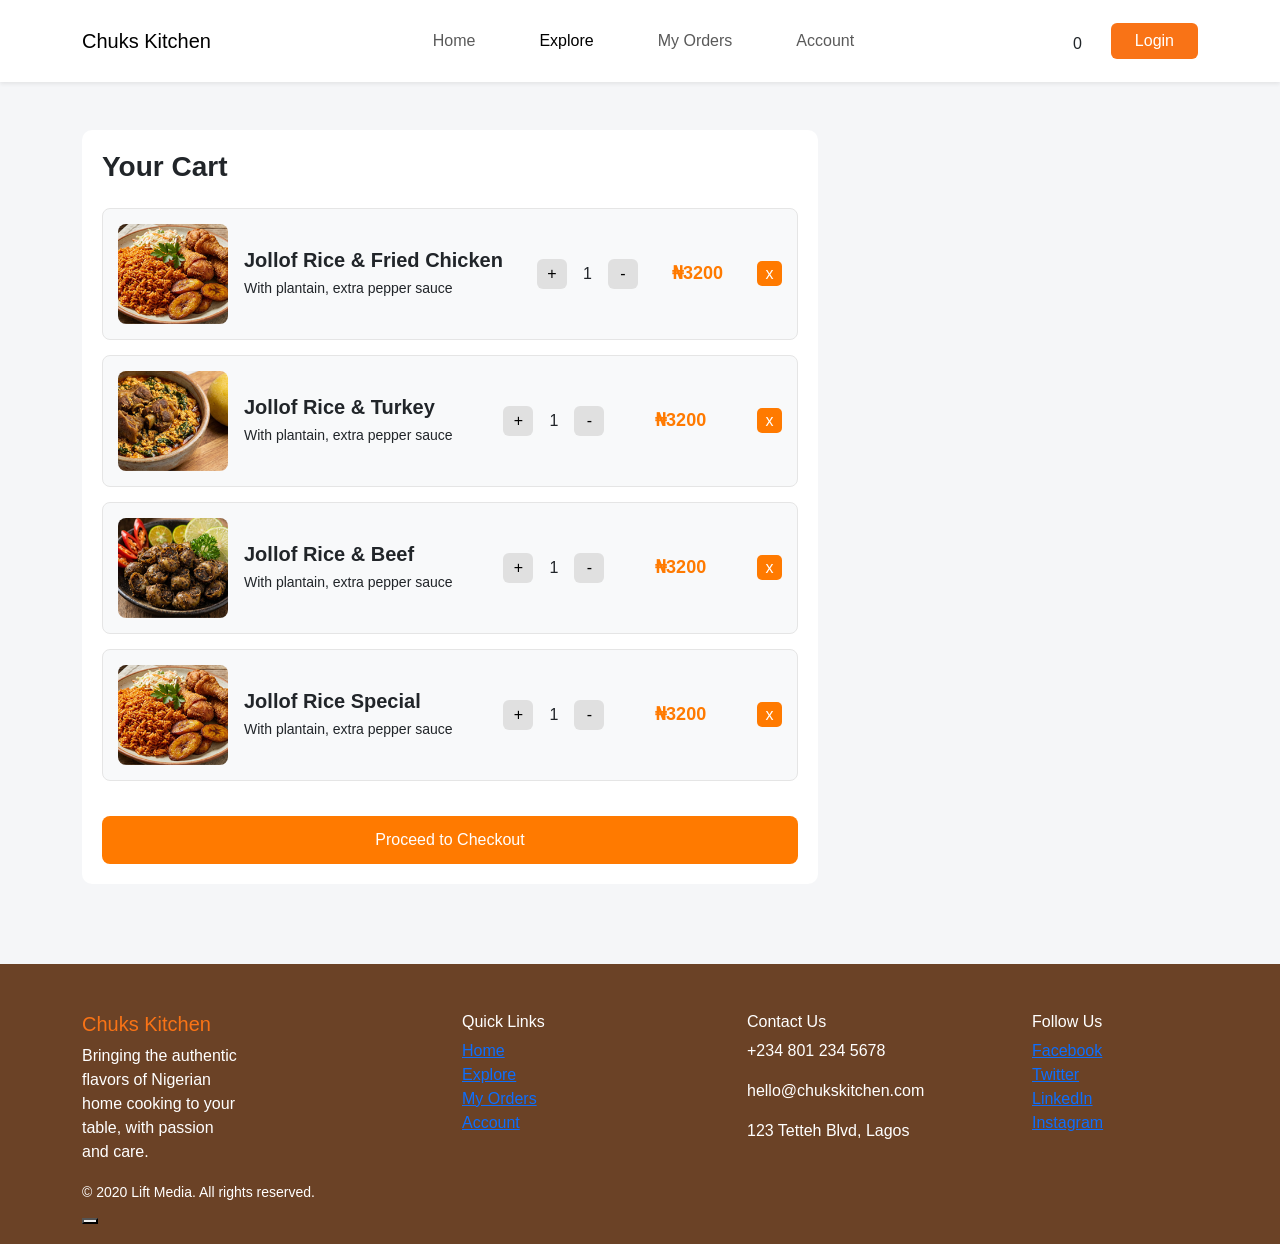
<file: order.html>
<!DOCTYPE html>
<html lang="en">
<head>
<meta charset="UTF-8">
<meta name="viewport" content="width=device-width, initial-scale=1.0">
<title>Your Cart - Chuks Kitchen</title>

<link href="https://cdn.jsdelivr.net/npm/bootstrap@5.3.2/dist/css/bootstrap.min.css" rel="stylesheet">

<style>
body{
    background:#f5f6f8;
    font-family: 'Segoe UI', sans-serif;
}

.navbar{
    background:#ffffff;
}

.brand{
    font-family:cursive;
    color:#ff7a00;
    font-size:22px;
}
/* Colors */
.text-orange {
    color: #f97316;
}

.btn-orange {
    background-color: #f97316;
    color: #fff;
    border: none;
}

.btn-orange:hover {
    background-color: #ea580c;
    color: #fff;
}
.login-btn{
    background:#ff7a00;
    color:white;
    border:none;
    padding:8px 20px;
    border-radius:8px;
}

.cart-card{
    background:white;
    padding:20px;
    border-radius:10px;
}

.cart-item{
    background:#f8f9fa;
    border:1px solid #e5e5e5;
    padding:15px;
    border-radius:8px;
    margin-bottom:15px;
}

.cart-img{
    width:110px;
    height:100px;
    object-fit:cover;
    border-radius:8px;
}

.qty-btn{
    width:30px;
    height:30px;
    border-radius:6px;
    border:none;
    background:#e0e0e0;
}

.price{
    color:#ff7a00;
    font-weight:600;
    font-size:18px;
}

.remove-btn{
    background:#ff7a00;
    color:white;
    border:none;
    border-radius:5px;
    width:25px;
    height:25px;
}

.checkout-btn{
    background:#ff7a00;
    color:white;
    border:none;
    padding:12px;
    width:100%;
    border-radius:8px;
    margin-top:20px;
}

footer{
    background:#6b4226;
    color:white;
    padding:50px 0;
    margin-top:80px;
}
</style>
</head>

<body>

<!-- ================= NAVBAR ================= -->
<nav class="navbar navbar-expand-lg bg-white shadow-sm py-3">
    <div class="container">
        <a class="navbar-brand brand-logo" href="#">Chuks Kitchen</a>

        <button class="navbar-toggler" type="button" data-bs-toggle="collapse" data-bs-target="#navbarNav">
            <span class="navbar-toggler-icon"></span>
        </button>

        <div class="collapse navbar-collapse justify-content-center" id="navbarNav">
            <ul class="navbar-nav gap-lg-5 text-center">
                <li class="nav-item">
                    <a class="nav-link" a href="home.html">Home</a>
                </li>
                <li class="nav-item">
                    <a class="nav-link active text-orange" href="explore.html">Explore</a>
                </li>
                <li class="nav-item">
                    <a class="nav-link" href="order.html">My Orders</a>
                </li>
                <li class="nav-item">
                    <a class="nav-link" href="#">Account</a>
                </li>
            </ul>
        </div>

 <div class="d-flex align-items-center gap-3">

    <!-- Cart Button -->
    <button class="btn position-relative" data-bs-toggle="offcanvas" data-bs-target="#cartCanvas">
        <i class="bi bi-bag fs-4"></i>
        <span id="cart-count" class="cart-badge">0</span>
    </button>

    <a href="#" class="btn btn-orange px-4">Login</a>
  </div>
    </div>
</nav>

<div class="container mt-5">
<div class="row">

<div class="col-lg-8">
<div class="cart-card">

<h3 class="fw-bold mb-4">Your Cart</h3>

<div id="cartItems"></div>

<a href="order-summary.html">
<button class="checkout-btn">Proceed to Checkout</button>
</a>

</div>
</div>

</div>
</div>

<!-- ================= FOOTER ================= -->
<footer class="footer pt-5 pb-3">
    <div class="container">
       <div class="row">

    <!-- Brand -->
    <div class="col-md-4">
        <h5 class="text-orange">Chuks Kitchen</h5>
        <p>
     Bringing the authentic <br>
     flavors of Nigerian <br>
    home cooking to your <br>
     table, with passion <br>
     and care.
  </p>
        <small>© 2020 Lift Media. All rights reserved.</small>
      </div>


    <!-- Quick Links -->
    <div class="col-md-3">
        <h6>Quick Links</h6>
        <ul class="list-unstyled">
            <li><a href="#">Home</a></li>
            <li><a href="#">Explore</a></li>
            <li><a href="#">My Orders</a></li>
            <li><a href="#">Account</a></li>
        </ul>
    </div>

    <!-- Contact -->
    <div class="col-md-3">
        <h6>Contact Us</h6>
        <p>+234 801 234 5678</p>
        <p>hello@chukskitchen.com</p>
        <p>123 Tetteh Blvd, Lagos</p>
    </div>

    <!-- Socials -->
    <div class="col-md-2">
        <h6>Follow Us</h6>
        <ul class="list-unstyled">
            <li><a href="#">Facebook</a></li>
            <li><a href="#">Twitter</a></li>
            <li><a href="#">LinkedIn</a></li>
            <li><a href="#">Instagram</a></li>
        </ul>
    </div>
   </div>

     <button id="backToTop">
        <i class="bi bi-arrow-up"></i>
     </button>
    </div>
  </div>
</footer>

<script>
let cart = [
    {name:"Jollof Rice & Fried Chicken", desc:"With plantain, extra pepper sauce", price:3200, qty:1, img:"images/jellof andchicken.png"},
    {name:"Jollof Rice & Turkey", desc:"With plantain, extra pepper sauce", price:3200, qty:1, img:"images/egusi.png"},
    {name:"Jollof Rice & Beef", desc:"With plantain, extra pepper sauce", price:3200, qty:1, img:"images/snails.png"},
    {name:"Jollof Rice Special", desc:"With plantain, extra pepper sauce", price:3200, qty:1, img:"images/jellof andchicken.png"},
];

function renderCart(){
    let container = document.getElementById("cartItems");
    container.innerHTML = "";

    cart.forEach((item,index)=>{
        container.innerHTML += `
        <div class="cart-item d-flex align-items-center justify-content-between">
            <div class="d-flex align-items-center gap-3">
                <img src="${item.img}" class="cart-img">
                <div>
                    <h5 class="mb-1 fw-bold">${item.name}</h5>
                    <small>${item.desc}</small>
                </div>
            </div>

            <div class="d-flex align-items-center gap-3">
                <button class="qty-btn" onclick="increaseQty(${index})">+</button>
                <span>${item.qty}</span>
                <button class="qty-btn" onclick="decreaseQty(${index})">-</button>
            </div>

            <div class="price">
                ₦${item.price * item.qty}
            </div>

            <button class="remove-btn" onclick="removeItem(${index})">x</button>
        </div>
        `;
    });

    localStorage.setItem("cart", JSON.stringify(cart));
}

function increaseQty(i){
    cart[i].qty++;
    renderCart();
}

function decreaseQty(i){
    if(cart[i].qty > 1){
        cart[i].qty--;
        renderCart();
    }
}

function removeItem(i){
    cart.splice(i,1);
    renderCart();
}

renderCart();
</script>



</body>
</html>
</file>
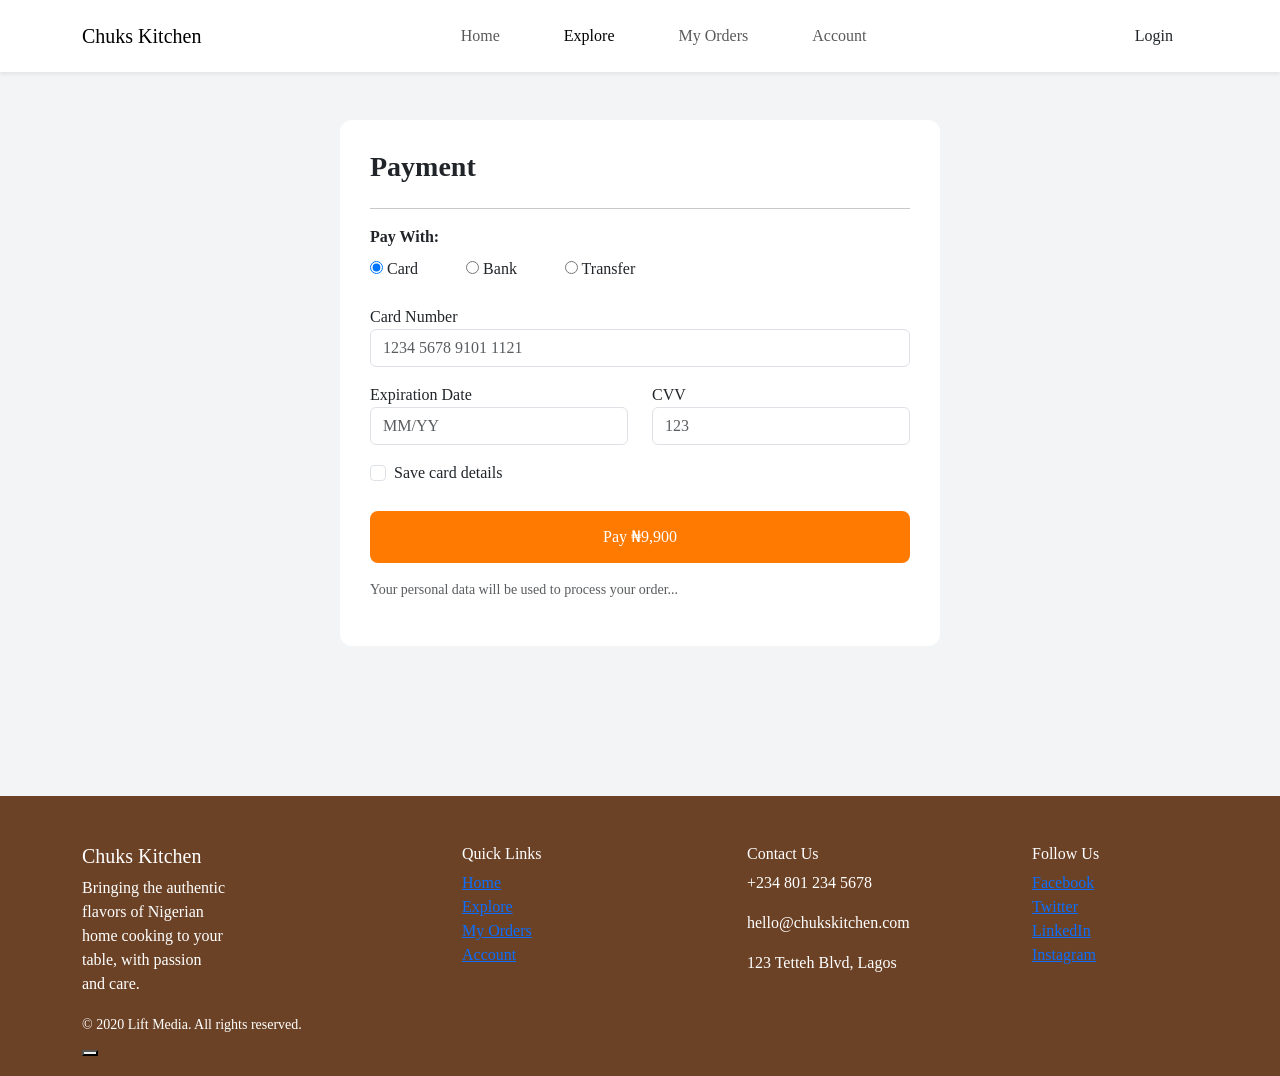
<file: payment.html>
<!DOCTYPE html>
<html lang="en">
<head>
<meta charset="UTF-8">
<meta name="viewport" content="width=device-width, initial-scale=1.0">
<title>Payment - Chuks Kitchen</title>
<link href="https://cdn.jsdelivr.net/npm/bootstrap@5.3.2/dist/css/bootstrap.min.css" rel="stylesheet">

<style>
body{background:#f3f4f6;font-family:Segoe UI;}
.login-btn{
    background:#ff7a00;
    color:white;
    border:none;
    padding:8px 20px;
    border-radius:8px;
}
.card-box{background:#fff;padding:30px;border-radius:12px;max-width:600px;margin:auto;}
.orange-btn{background:#ff7a00;color:#fff;border:none;padding:14px;border-radius:8px;width:100%;}
footer{background:#6b4226;color:#fff;padding:60px 0;margin-top:150px;}

</style>
</head>

<body>

<!-- ================= NAVBAR ================= -->
<nav class="navbar navbar-expand-lg bg-white shadow-sm py-3">
    <div class="container">
        <a class="navbar-brand brand-logo" href="#">Chuks Kitchen</a>

        <button class="navbar-toggler" type="button" data-bs-toggle="collapse" data-bs-target="#navbarNav">
            <span class="navbar-toggler-icon"></span>
        </button>

        <div class="collapse navbar-collapse justify-content-center" id="navbarNav">
            <ul class="navbar-nav gap-lg-5 text-center">
                <li class="nav-item">
                    <a class="nav-link" a href="home.html">Home</a>
                </li>
                <li class="nav-item">
                    <a class="nav-link active text-orange" href="explore.html">Explore</a>
                </li>
                <li class="nav-item">
                    <a class="nav-link" href="order.html">My Orders</a>
                </li>
                <li class="nav-item">
                    <a class="nav-link" href="#">Account</a>
                </li>
            </ul>

        </div>
         <a href="#" class="btn btn-orange px-4">Login</a>
          </div>
    </nav>

<div class="container mt-5">
<div class="card-box">

<h3 class="fw-bold mb-4">Payment</h3>
<hr>

<label class="fw-semibold mb-2">Pay With:</label>

<div class="d-flex gap-5 mb-4">
<div><input type="radio" checked> Card</div>
<div><input type="radio"> Bank</div>
<div><input type="radio"> Transfer</div>
</div>

<label>Card Number</label>
<input class="form-control mb-3" placeholder="1234 5678 9101 1121">

<div class="row">
<div class="col">
<label>Expiration Date</label>
<input class="form-control" placeholder="MM/YY">
</div>
<div class="col">
<label>CVV</label>
<input class="form-control" placeholder="123">
</div>
</div>

<div class="form-check mt-3">
<input class="form-check-input" type="checkbox">
<label class="form-check-label">Save card details</label>
</div>

<button class="orange-btn mt-4" onclick="completeOrder()">Pay ₦9,900</button>

<p class="text-muted small mt-3">
Your personal data will be used to process your order...
</p>

</div>
</div>

<!-- ================= FOOTER ================= -->
<footer class="footer pt-5 pb-3">
    <div class="container">
       <div class="row">

    <!-- Brand -->
    <div class="col-md-4">
        <h5 class="text-orange">Chuks Kitchen</h5>
        <p>
     Bringing the authentic <br>
     flavors of Nigerian <br>
    home cooking to your <br>
     table, with passion <br>
     and care.
  </p>
        <small>© 2020 Lift Media. All rights reserved.</small>
      </div>


    <!-- Quick Links -->
    <div class="col-md-3">
        <h6>Quick Links</h6>
        <ul class="list-unstyled">
            <li><a href="#">Home</a></li>
            <li><a href="#">Explore</a></li>
            <li><a href="#">My Orders</a></li>
            <li><a href="#">Account</a></li>
        </ul>
    </div>

    <!-- Contact -->
    <div class="col-md-3">
        <h6>Contact Us</h6>
        <p>+234 801 234 5678</p>
        <p>hello@chukskitchen.com</p>
        <p>123 Tetteh Blvd, Lagos</p>
    </div>

    <!-- Socials  -->
    <div class="col-md-2">
        <h6>Follow Us</h6>
        <ul class="list-unstyled">
            <li><a href="#">Facebook</a></li>
            <li><a href="#">Twitter</a></li>
            <li><a href="#">LinkedIn</a></li>
            <li><a href="#">Instagram</a></li>
        </ul>
    </div>
   </div>

     <button id="backToTop">
        <i class="bi bi-arrow-up"></i>
     </button>

<script>
function completeOrder(){
    localStorage.removeItem("cart");
    window.location.href="success.html";
}
</script>

</body>
</html>
</file>
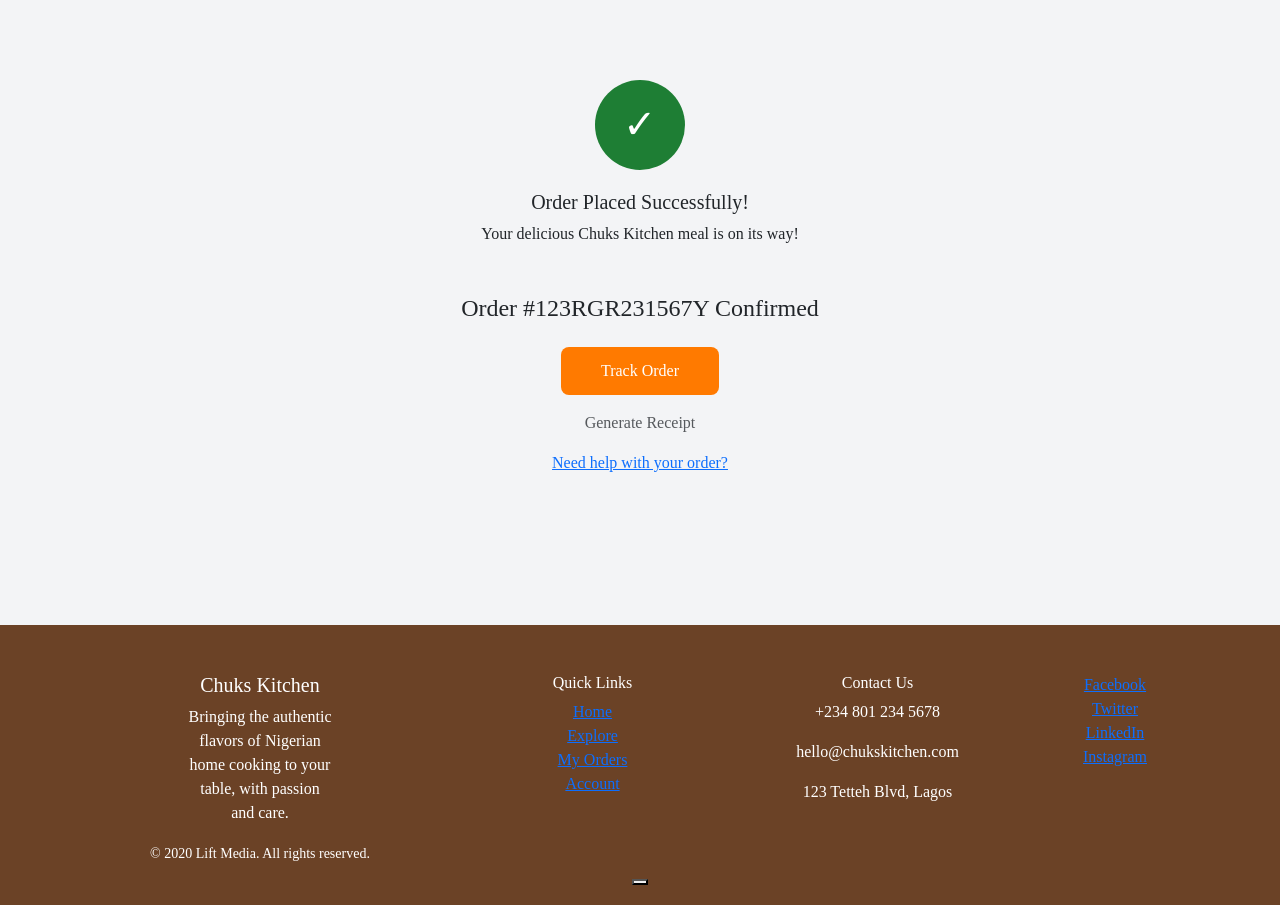
<file: success.html>
<!DOCTYPE html>
<html lang="en">
<head>
<meta charset="UTF-8">
<meta name="viewport" content="width=device-width, initial-scale=1.0">
<title>Order Complete - Chuks Kitchen</title>
<link href="https://cdn.jsdelivr.net/npm/bootstrap@5.3.2/dist/css/bootstrap.min.css" rel="stylesheet">

<style>
body{background:#f3f4f6;font-family:Segoe UI;text-align:center;}
.success-icon{
width:90px;height:90px;
background:#1e7e34;
border-radius:50%;
display:flex;align-items:center;justify-content:center;
color:white;font-size:40px;margin:80px auto 20px;
}
.orange-btn{background:#ff7a00;color:#fff;border:none;padding:12px 40px;border-radius:8px;}
footer{background:#6b4226;color:#fff;padding:60px 0;margin-top:150px;}
</style>
</head>

<body>

<div class="success-icon">✓</div>

<h5>Order Placed Successfully!</h5>
<p>Your delicious Chuks Kitchen meal is on its way!</p>

<h4 class="mt-5">Order #123RGR231567Y Confirmed</h4>

<button class="orange-btn mt-3">Track Order</button>

<p class="text-muted mt-3">Generate Receipt</p>

<a href="#" class="text-primary">Need help with your order?</a>

<!-- ================= FOOTER ================= -->
<footer class="footer pt-5 pb-3">
    <div class="container">
       <div class="row">

    <!-- Brand -->
 <div class="col-md-4">
        <h5 class="text-orange">Chuks Kitchen</h5> 
       <p>
     Bringing the authentic <br>
     flavors of Nigerian <br>
    home cooking to your <br>
     table, with passion <br>
     and care.
  </p>
        <small>© 2020 Lift Media. All rights reserved.</small>
      </div>


    <!-- Quick Links -->
    <div class="col-md-3">
        <h6>Quick Links</h6>
        <ul class="list-unstyled">
            <li><a href="#">Home</a></li>
            <li><a href="#">Explore</a></li>
            <li><a href="#">My Orders</a></li>
            <li><a href="#">Account</a></li>
        </ul>
    </div>

    <!-- Contact -->
    <div class="col-md-3">
        <h6>Contact Us</h6>
        <p>+234 801 234 5678</p>
        <p>hello@chukskitchen.com</p>
        <p>123 Tetteh Blvd, Lagos</p>
    </div>

    <!-- Socials  -->
    <div class="col-md-2">
        <ul class="list-unstyled">
            <li><a href="#">Facebook</a></li>
            <li><a href="#">Twitter</a></li>
            <li><a href="#">LinkedIn</a></li>
            <li><a href="#">Instagram</a></li>
        </ul>
    </div>
   </div>

     <button id="backToTop">
        <i class="bi bi-arrow-up"></i>
     </button>

</body>
</html>
</file>
<file: css/style.css>
html, body {
    height: 100%;
}

body {
    display: flex;
    flex-direction: column;
    min-height: 100vh;
}



/* ================= NAVBAR ================= */
.navbar {
    box-shadow: 0 2px 6px rgba(0,0,0,0.05);
}

.brand-name {
    font-family: 'Pacifico', cursive;
    color: #ff7a00;
    font-size: 24px;
}

/* ================= HERO SECTION ================= */
.hero-section {
    padding: 0;
}
.hero-section {
    flex: 1;
}

.hero-image img {
    width: 100%;
    height: 100%;
    object-fit: cover;
}

.hero-content {
    background: #f8f9fa;
    padding: 60px 40px;
}



.hero-content h1 {
    font-size: 2.3rem;
    font-weight: 700;
    margin-bottom: 20px;
}

.hero-content p {
    color: #6c757d;
    font-size: 1rem;
    margin-bottom: 30px;
}

/* ================= FEATURE CARDS ================= */
.feature-box {
    display: flex;
    align-items: center;
    gap: 12px;
    background: #fff3e8;
    padding: 12px 18px;
    border-radius: 14px;
    font-weight: 500;
    transition: all 0.3s ease;
}

.feature-box:hover {
    transform: translateY(-3px);
}

.feature-box::before {
    font-size: 20px;
}

/* Buttons */
.hero-btn {
    background: #ff7a00;
    border: none;
}

.hero-btn:hover {
    background: #e86c00;
}

/* Small Footer */
.small-footer {
    font-size: 14px;
}

.small-footer a {
    /* margin-left: 100px; */
    text-decoration: none;
}

/* MAIN FOOTER */
.main-footer{
    background-color: #6b4226;
    color: white;
    flex-shrink: 0;
}



/* Back to top */
#backToTop { 
    position: fixed; 
    right: 30px;
    bottom: 30px;
    background: #0d6efd;
    border: none;
    color: white;
    width: 45px;
    height: 45px;
    border-radius: 50%;
    cursor: pointer;
}
</file>
<file: css/explore.css>
body {
    font-family: 'Inter', sans-serif;
}

.brand-logo {
    font-family: 'Pacifico', cursive;
    color: #ff7a00;
}

.text-orange {
    color: #ff7a00 !important;
}

.btn-orange {
    background: #ff7a00;
    color: white;
    border-radius: 6px;
}

.btn-orange:hover {
    background: #e56d00;
}

/* HERO */
.hero {
    background: url('/images/explore\ header.PNG') center/cover no-repeat;
    height: 70vh;
    position: relative;
}

.hero-content {
    background: rgba(0,0,0,0.4);
    height: 100%;
    display: flex;
    align-items: center;
}

/* SIDEBAR */
.category-box {
    background: white;
    padding: 20px;
    border-radius: 8px;
}

.category-list li {
    padding: 10px;
    cursor: pointer;
}

.category-list li.active {
    background: #f8e2cc;
    border-left: 3px solid #ff7a00;
}


/* Cart Badge */
.cart-badge {
    position: absolute;
    top: 0;
    right: 0;
    background: #ff7a00;
    color: white;
    font-size: 12px;
    padding: 2px 6px;
    border-radius: 50%;
}

/* Responsive Grid */
@media (max-width: 992px) {
    .food-card img {
        height: 160px;
    }
}

@media (max-width: 576px) {
    .food-card img {
        height: 140px;
    }
}


/* CARDS */
.food-card {
    background: white;
    border-radius: 10px;
    overflow: hidden;
    box-shadow: 0 2px 8px rgba(0,0,0,0.05);
}

.food-card img {
    width: 100%;
    height: 180px;
    object-fit: cover;
}

.menu-categories {
    background: white;
    padding: 25px;
    border-radius: 8px;
}
.menu-categories ul {
    display: flex;
    flex-wrap: wrap;
    gap: 15px;
}

@media (max-width: 768px) {
    .menu-categories ul {
        overflow-x: auto;
        flex-wrap: nowrap;
        white-space: nowrap;
    }

    .menu-categories li {
        flex: 0 0 auto;
    }
}

.menu-categories ul li {
    padding: 12px 10px;
    cursor: pointer;
}

.menu-categories ul li.active {
    background: #f4d9bf;
    border-left: 4px solid #ff7a00;
}


.price {
    color: #ff7a00;
    font-weight: 600;
}

.add-btn {
    background: #ff7a00;
    border: none;
    width: 30px;
    height: 30px;
    border-radius: 50%;
    color: white;
}





/* FOOTER */
.footer {
    background: #6b4226;
    color: white;
}


.footer-section a:hover {
    color: #f97316;
}

#backToTop {
    position: absolute;
    right: 30px;
    bottom: 20px;
    background: #0d6efd;
    border: none;
    width: 40px;
    height: 40px;
    border-radius: 50%;
    color: white;
}
</file>
<file: css/fooddetails.css>
body {
  font-family: 'Inter', sans-serif;
}

/* Brand */
.brand-logo {
  font-family: 'Pacifico', cursive;
  color: #ff7a00;
}

/* Navbar */
.nav-link {
  color: #333;
  font-weight: 500;
}

.login-btn {
  background: #ff7a00;
  color: #fff;
  padding: 8px 25px;
  border-radius: 8px;
  border: none;
}

/* Food Image */
.food-image {
  height: 100%;
  width: 100%;
  object-fit: cover;
}

/* Details Card */
.details-card {
  background: #fff;
  padding: 30px;
  border-radius: 12px;
}

.price {
  color: #ff7a00;
  font-weight: 600;
  margin-top: 10px;
}

.close-btn {
  position: absolute;
  top: 15px;
  right: 20px;
  background: black;
  color: #fff;
  border: none;
  width: 30px;
  height: 30px;
  border-radius: 5px;
}

/* Options */
.option {
  display: flex;
  justify-content: space-between;
  align-items: center;
  border: 1px solid #ddd;
  padding: 12px 15px;
  border-radius: 8px;
  margin-top: 10px;
  cursor: pointer;
}

.option input {
  margin-right: 10px;
}

.option span {
  flex: 1;
  margin-left: 10px;
}

.option small {
  color: #777;
}

.active-option {
  border: 2px solid #ff7a00;
}

/* Footer */
.footer-section {
  background: #6b4423;
  color: #fff;
}

.footer-links {
  list-style: none;
  padding: 0;
}

.footer-links li {
  margin-bottom: 10px;
  cursor: pointer;
}

/* Scroll Button */
#scrollTop {
  position: fixed;
  bottom: 20px;
  right: 20px;
  background: #1e90ff;
  border: none;
  color: white;
  width: 45px;
  height: 45px;
  border-radius: 50%;
  display: none;
}
</file>
<file: css/home.css>
.text-orange {
    color: #f97316;
}

.btn-orange {
    background-color: #f97316;
    color: #fff;
    border: none;
}

.btn-orange:hover {
    background-color: #ea580c;
    color: #fff;
}

/* HERO */
.hero-section {
    height: 85vh;
    background: url('../images/Welcome.png') center/cover no-repeat;
    position: relative;
}

.hero-section::before {
    content: "";
    position: absolute;
    inset: 0;
    background: rgba(0,0,0,0.55);
}

.hero-content {
    position: relative;
    z-index: 2;
}

/* SEARCH */
.search-container {
    margin-top: -30px;
    position: relative;
    z-index: 3;
}

.search-box {
    background: #fff;
    padding: 15px 20px;
    border-radius: 10px;
}

.search-box input {
    border: none;
    width: 100%;
    outline: none;
}

/* CATEGORY */
.category-card {
    background: #fff;
    border-radius: 12px;
    overflow: hidden;
    transition: 0.3s;
}

.category-card:hover {
    transform: translateY(-5px);
}

/* PRODUCT */
.product-card {
    background: #fff;
    border-radius: 12px;
    overflow: hidden;
}

.price {
    color: #f97316;
    font-weight: 600;
}

/* PROMO */
.promo-section {
    height: 60vh;
    background: url('../images/footer.PNG') center/cover no-repeat;
    position: relative;
}

.promo-section::before {
    content: "";
    position: absolute;
    inset: 0;
    background: rgba(0,0,0,0.6);
}

.promo-section .container {
    position: relative;
    z-index: 2;
}

/* FOOTER */
.footer-section {
  background: #6b4226;
}

.footer-section a {
  color: white;
  text-decoration: none;
  font-size: 14px;
}

.footer-section a:hover {
  text-decoration: underline;
}

#backToTop {
    position: absolute;
    right: 30px;
    /* bottom: 10px; */
    background: #0d6efd;
    border: none;
    width: 40px;
    height: 40px;
    border-radius: 50%;
    color: white;
}
</file>
